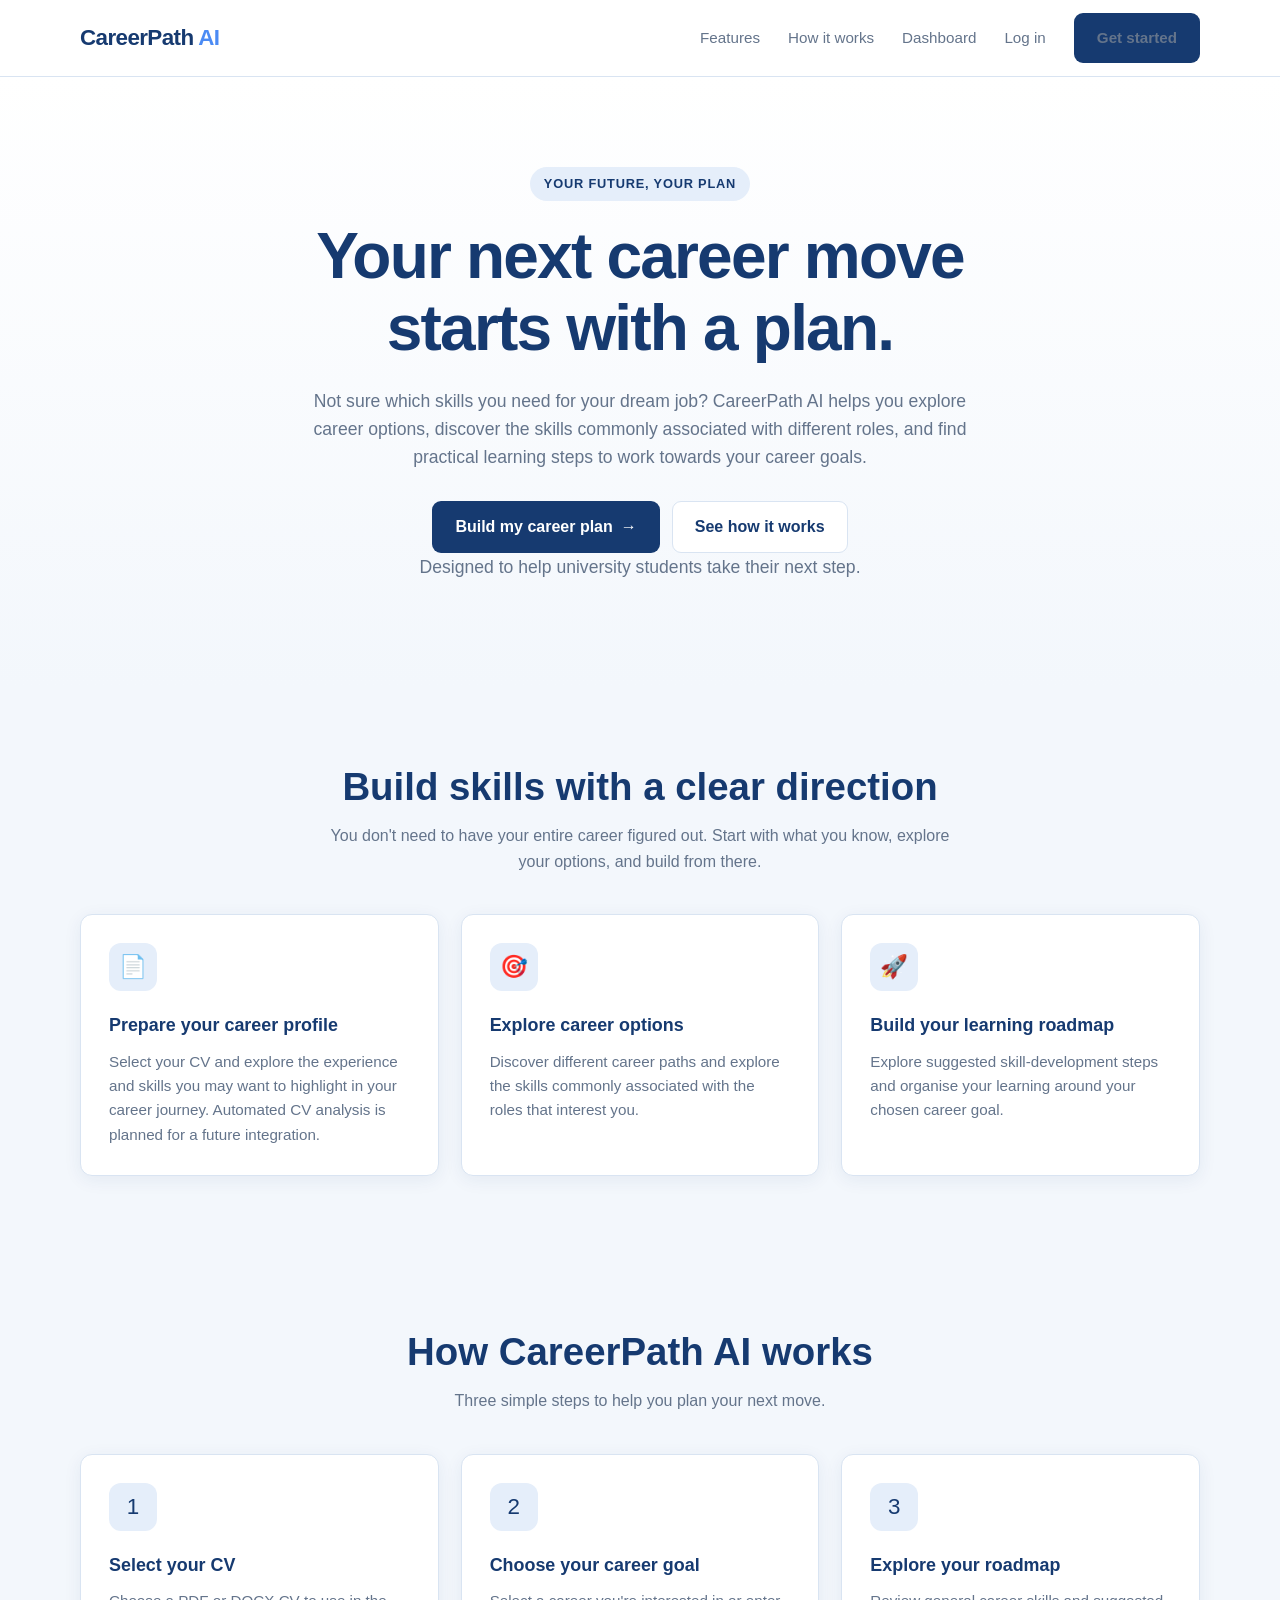
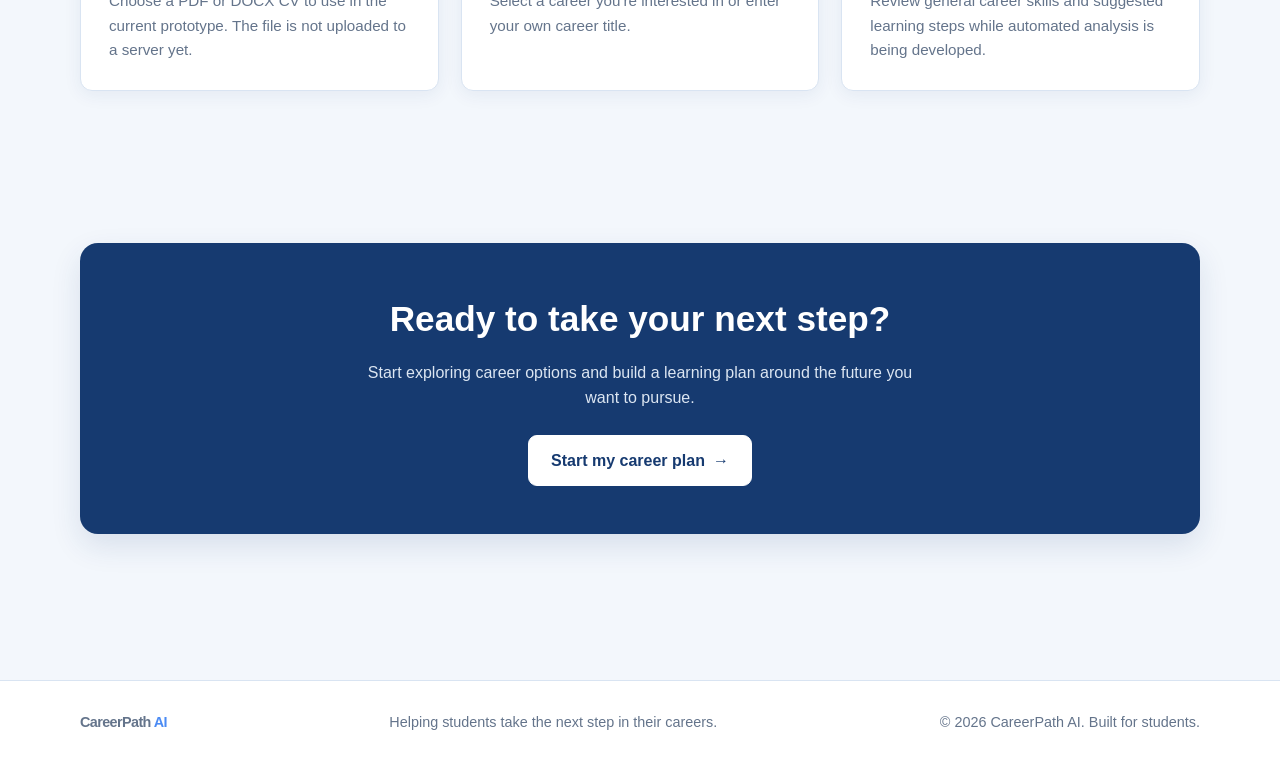
<file: index.html>
<!DOCTYPE html>
<html lang="en">
<head>
    <meta charset="UTF-8">
    <meta name="viewport" content="width=device-width, initial-scale=1.0">

    <meta name="description"
          content="Explore career options, discover useful skills, and build a learning roadmap with CareerPath AI.">

    <meta name="theme-color" content="#163A70">

    <title>CareerPath AI | Plan Your Career Journey</title>

    <link rel="stylesheet" href="styles.css">
</head>
<body>

    <header class="navbar">
        <nav class="nav-container" aria-label="Main navigation">

            <a href="index.html" class="logo" aria-label="CareerPath AI homepage">
                CareerPath <span>AI</span>
            </a>

            <ul class="nav-links">
                <li><a href="#features">Features</a></li>
                <li><a href="#how-it-works">How it works</a></li>
                <li><a href="dashboard.html">Dashboard</a></li>
                <li><a href="login.html">Log in</a></li>
                <li>
                    <a href="register.html" class="btn btn-primary">
                        Get started
                    </a>
                </li>
            </ul>

        </nav>
    </header>

    <main>

        <section class="hero">
            <div class="container hero-content">

                <span class="eyebrow">YOUR FUTURE, YOUR PLAN</span>

                <h1>Your next career move starts with a plan.</h1>

                <p>
                    Not sure which skills you need for your dream job?
                    CareerPath AI helps you explore career options, discover
                    the skills commonly associated with different roles,
                    and find practical learning steps to work towards
                    your career goals.
                </p>

                <div class="hero-actions">
                    <a href="upload.html" class="btn btn-primary">
                        Build my career plan
                        <span aria-hidden="true">&rarr;</span>
                    </a>

                    <a href="#how-it-works" class="btn btn-secondary">
                        See how it works
                    </a>
                </div>

                <p class="hero-note">
                    Designed to help university students take their next step.
                </p>

            </div>
        </section>

        <section class="section" id="features">
            <div class="container">

                <div class="section-heading">
                    <h2>Build skills with a clear direction</h2>
                    <p>
                        You don't need to have your entire career figured out.
                        Start with what you know, explore your options,
                        and build from there.
                    </p>
                </div>

                <div class="features-grid">

                    <article class="feature-card">
                        <div class="feature-icon" aria-hidden="true">
                            &#128196;
                        </div>
                        <h3>Prepare your career profile</h3>
                        <p>
                            Select your CV and explore the experience and
                            skills you may want to highlight in your career journey.
                            Automated CV analysis is planned for a future integration.
                        </p>
                    </article>

                    <article class="feature-card">
                        <div class="feature-icon" aria-hidden="true">
                            &#127919;
                        </div>
                        <h3>Explore career options</h3>
                        <p>
                            Discover different career paths and explore
                            the skills commonly associated with the roles
                            that interest you.
                        </p>
                    </article>

                    <article class="feature-card">
                        <div class="feature-icon" aria-hidden="true">
                            &#128640;
                        </div>
                        <h3>Build your learning roadmap</h3>
                        <p>
                            Explore suggested skill-development steps
                            and organise your learning around your
                            chosen career goal.
                        </p>
                    </article>

                </div>
            </div>
        </section>

        <section class="section" id="how-it-works">
            <div class="container">

                <div class="section-heading">
                    <h2>How CareerPath AI works</h2>
                    <p>
                        Three simple steps to help you plan your next move.
                    </p>
                </div>

                <div class="features-grid">

                    <article class="feature-card">
                        <div class="feature-icon" aria-hidden="true">1</div>
                        <h3>Select your CV</h3>
                        <p>
                            Choose a PDF or DOCX CV to use in the current
                            prototype. The file is not uploaded to a server yet.
                        </p>
                    </article>

                    <article class="feature-card">
                        <div class="feature-icon" aria-hidden="true">2</div>
                        <h3>Choose your career goal</h3>
                        <p>
                            Select a career you're interested in or enter
                            your own career title.
                        </p>
                    </article>

                    <article class="feature-card">
                        <div class="feature-icon" aria-hidden="true">3</div>
                        <h3>Explore your roadmap</h3>
                        <p>
                            Review general career skills and suggested
                            learning steps while automated analysis
                            is being developed.
                        </p>
                    </article>

                </div>
            </div>
        </section>

        <section class="section">
            <div class="container">

                <div class="cta">
                    <h2>Ready to take your next step?</h2>
                    <p>
                        Start exploring career options and build a learning
                        plan around the future you want to pursue.
                    </p>

                    <a href="upload.html" class="btn">
                        Start my career plan
                        <span aria-hidden="true">&rarr;</span>
                    </a>
                </div>

            </div>
        </section>

    </main>

    <footer class="footer">
        <div class="container footer-content">

            <a href="index.html" class="logo" aria-label="CareerPath AI homepage">
                CareerPath <span>AI</span>
            </a>

            <p>Helping students take the next step in their careers.</p>

            <p>&copy; 2026 CareerPath AI. Built for students.</p>

        </div>
    </footer>
<script src="app.js"></script>
<script src="upload.js"></script>
</body>
</html>
</file>
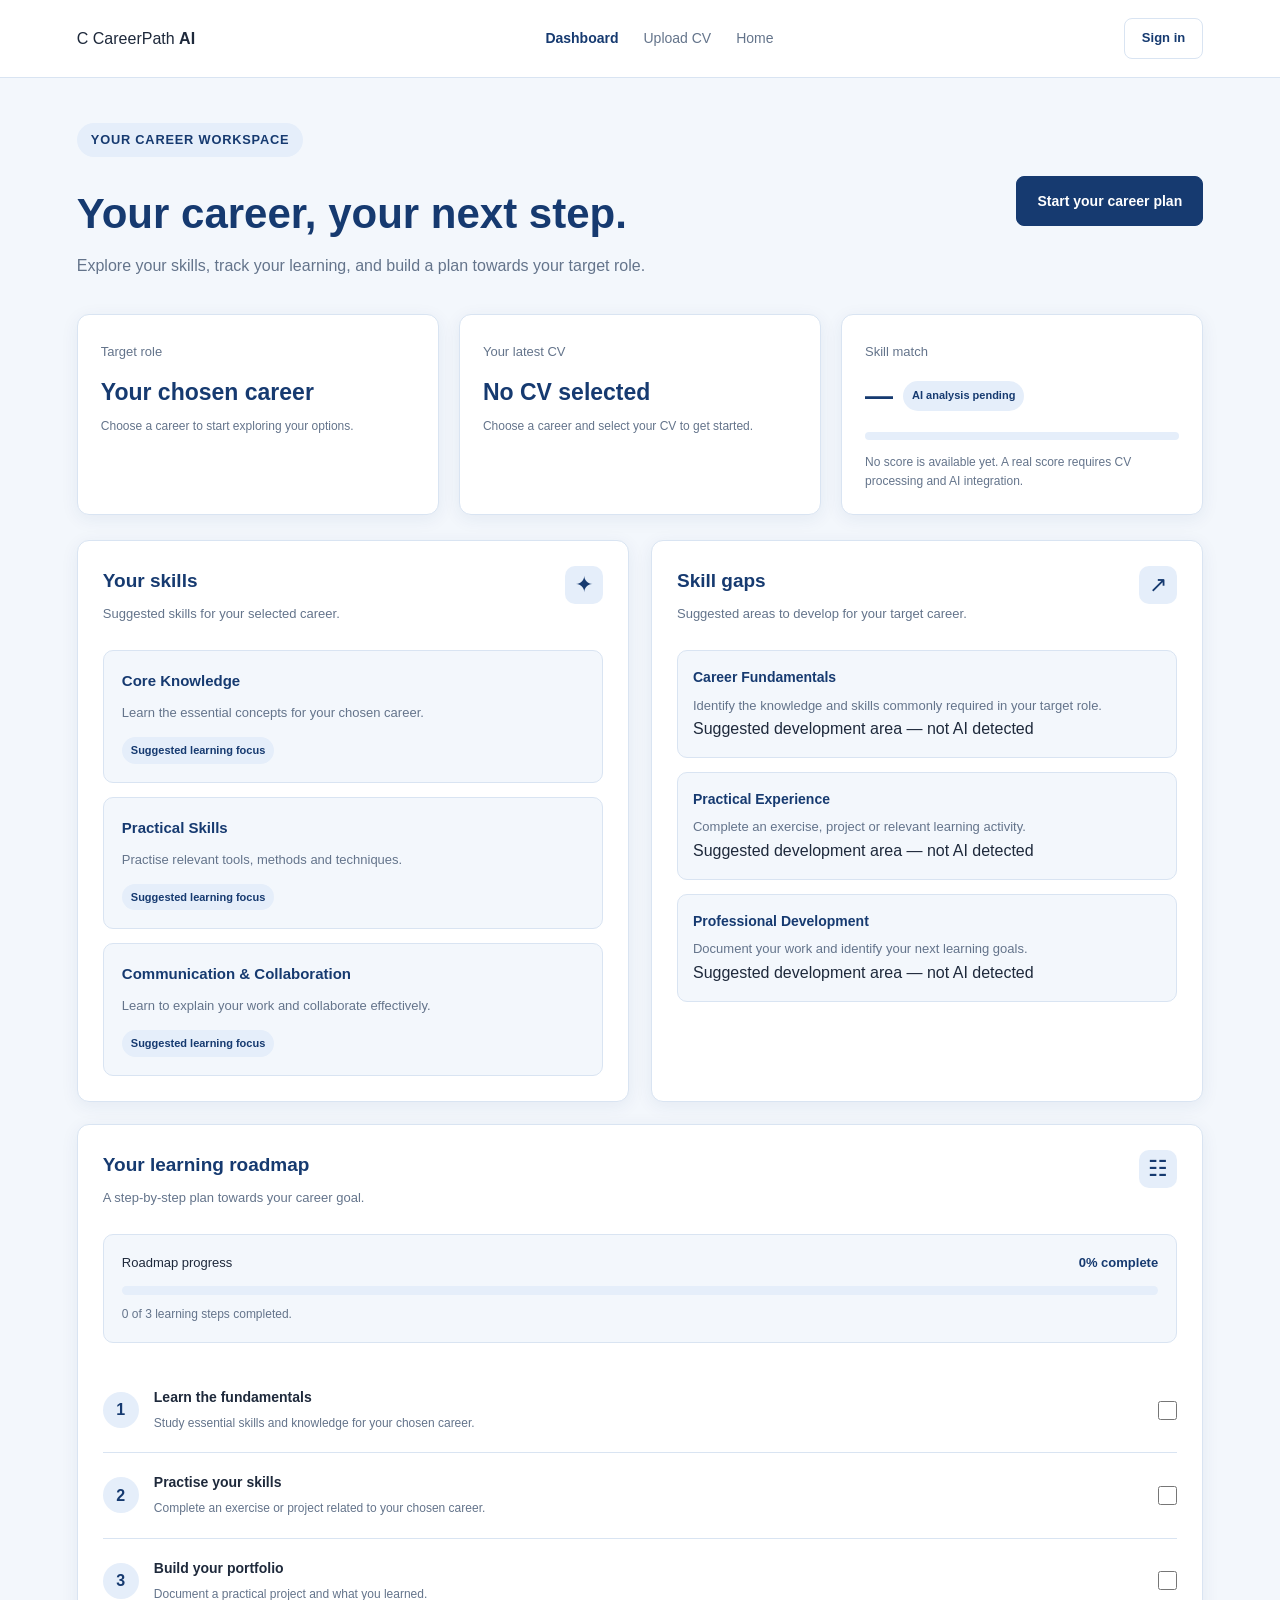
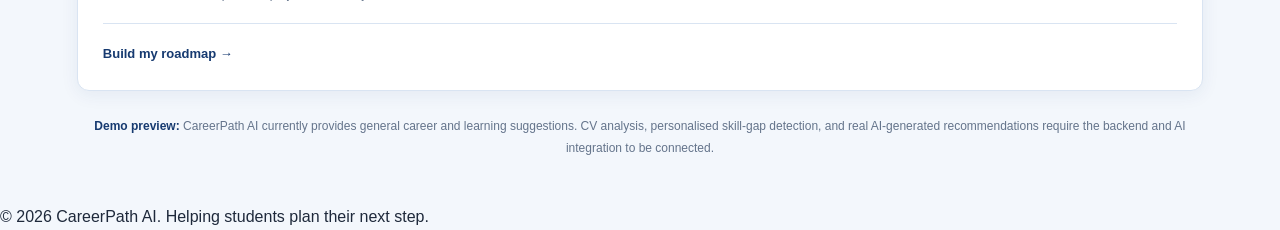
<file: dashboard.html>
<!DOCTYPE html>
<html lang="en">
<head>
    <meta charset="UTF-8">
    <meta name="viewport" content="width=device-width, initial-scale=1.0">
    <meta name="theme-color" content="#163A70">

    <meta
        name="description"
        content="Track your career goals, explore suggested skills, and build a learning roadmap with CareerPath AI."
    >

    <title>Dashboard | CareerPath AI</title>

    <link rel="stylesheet" href="styles.css">
    <link rel="stylesheet" href="dashboard.css">
</head>

<body>
    <header class="dashboard-header">
        <a class="brand" href="index.html" aria-label="CareerPath AI home">
            <span class="brand-icon" aria-hidden="true">C</span>
            <span>CareerPath <strong>AI</strong></span>
        </a>

        <nav class="dashboard-nav" aria-label="Main navigation">
            <a class="active" href="dashboard.html" aria-current="page">
                Dashboard
            </a>
            <a href="upload.html">Upload CV</a>
            <a href="index.html">Home</a>
        </nav>

        <a class="profile-link" href="login.html">Sign in</a>
    </header>

    <main class="dashboard-main">
        <!-- Welcome section -->
        <section class="welcome-section">
            <div>
                <span class="eyebrow">YOUR CAREER WORKSPACE</span>
                <h1>Your career, your next step.</h1>
                <p>
                    Explore your skills, track your learning, and build a plan
                    towards your target role.
                </p>
            </div>

            <a class="dashboard-button" href="upload.html">
                Start your career plan
            </a>
        </section>

        <!-- Career overview -->
        <section class="dashboard-stats" aria-label="Career overview">
            <article class="stat-card">
                <span class="stat-label">Target role</span>

                <h2 id="targetRole">Your chosen career</h2>

                <p id="targetRoleDescription">
                    Choose a career to begin building your plan.
                </p>
            </article>

            <article class="stat-card">
                <span class="stat-label">Your latest CV</span>

                <h2 id="cvFileName">No CV selected</h2>

                <p id="cvFileStatus">
                    Upload a CV to get started.
                </p>
            </article>

            <article class="stat-card skill-match-card">
                <span class="stat-label">Skill match</span>

                <div class="skill-match-value">
                    <h2 id="skillMatchValue">—</h2>

                    <span class="match-badge">
                        AI analysis pending
                    </span>
                </div>

                <div
                    class="match-progress-track"
                    role="progressbar"
                    aria-label="Skill match analysis progress"
                    aria-valuemin="0"
                    aria-valuemax="100"
                    aria-valuenow="0"
                >
                    <div
                        class="match-progress-fill"
                        id="skillMatchProgress"
                    ></div>
                </div>

                <p id="skillMatchDescription">
                    Your skill match score will appear after CV analysis
                    is connected.
                </p>
            </article>
        </section>

        <!-- Skills and development areas -->
        <section class="dashboard-grid" aria-label="Your career plan">
            <article class="dashboard-panel">
                <div class="panel-heading">
                    <div>
                        <h2>Your skills</h2>
                        <p>
                            Suggested skills for your selected career.
                        </p>
                    </div>

                    <span class="panel-icon" aria-hidden="true">✦</span>
                </div>

                <div
                    id="dashboardSkills"
                    class="dashboard-skill-list"
                    aria-live="polite"
                >
                    <div class="empty-state">
                        <div class="empty-icon" aria-hidden="true">◎</div>

                        <h3>Your skills profile starts here</h3>

                        <p>
                            Select a career to explore the skills you may
                            need to develop.
                        </p>

                        <a href="upload.html">Choose a career →</a>
                    </div>
                </div>
            </article>

            <article class="dashboard-panel">
                <div class="panel-heading">
                    <div>
                        <h2>Skill gaps</h2>
                        <p>
                            Suggested areas to develop for your target career.
                        </p>
                    </div>

                    <span class="panel-icon" aria-hidden="true">↗</span>
                </div>

                <div
                    id="dashboardSkillGaps"
                    class="dashboard-skill-gaps"
                    aria-live="polite"
                >
                    <div class="empty-state">
                        <div class="empty-icon" aria-hidden="true">⌁</div>

                        <h3>Your development plan starts here</h3>

                        <p>
                            Choose a career to see general development
                            suggestions. These are not yet based on CV analysis.
                        </p>

                        <a href="upload.html">Choose a career →</a>
                    </div>
                </div>
            </article>

            <!-- Learning roadmap -->
            <article class="dashboard-panel roadmap-panel">
                <div class="panel-heading">
                    <div>
                        <h2>Your learning roadmap</h2>
                        <p>
                            A step-by-step plan towards your career goal.
                        </p>
                    </div>

                    <span class="panel-icon" aria-hidden="true">☷</span>
                </div>

                <div class="learning-progress">
                    <div class="progress-summary">
                        <span>Roadmap progress</span>

                        <strong id="roadmapProgressText">
                            0% complete
                        </strong>
                    </div>

                    <div
                        class="learning-progress-track"
                        role="progressbar"
                        aria-label="Learning roadmap progress"
                        aria-valuemin="0"
                        aria-valuemax="100"
                        aria-valuenow="0"
                        id="roadmapProgressBar"
                    >
                        <div
                            id="roadmapProgressFill"
                            class="learning-progress-fill"
                        ></div>
                    </div>

                    <p class="progress-help" id="roadmapProgressHelp">
                        Complete a learning step to start tracking your progress.
                    </p>
                </div>

                <div
                    class="roadmap-steps"
                    id="dashboardRoadmap"
                    aria-live="polite"
                >
                    <div class="empty-state">
                        <div class="empty-icon" aria-hidden="true">☷</div>

                        <h3>Your roadmap starts here</h3>

                        <p>
                            Choose a career to explore suggested learning steps.
                        </p>

                        <a href="upload.html">Choose a career →</a>
                    </div>
                </div>

                <a class="roadmap-link" href="upload.html">
                    Build my roadmap →
                </a>
            </article>
        </section>

        <!-- Demo limitations -->
        <p class="dashboard-note">
            <strong>Demo preview:</strong>
            CareerPath AI currently provides general career and learning
            suggestions. CV analysis, personalised skill-gap detection,
            and real AI-generated recommendations require the backend
            and AI integration to be connected.
        </p>
    </main>

    <footer class="auth-footer">
        <p>
            © 2026 CareerPath AI. Helping students plan their next step.
        </p>
    </footer>

    <script src="dashboard.js"></script>
</body>
</html>
</file>
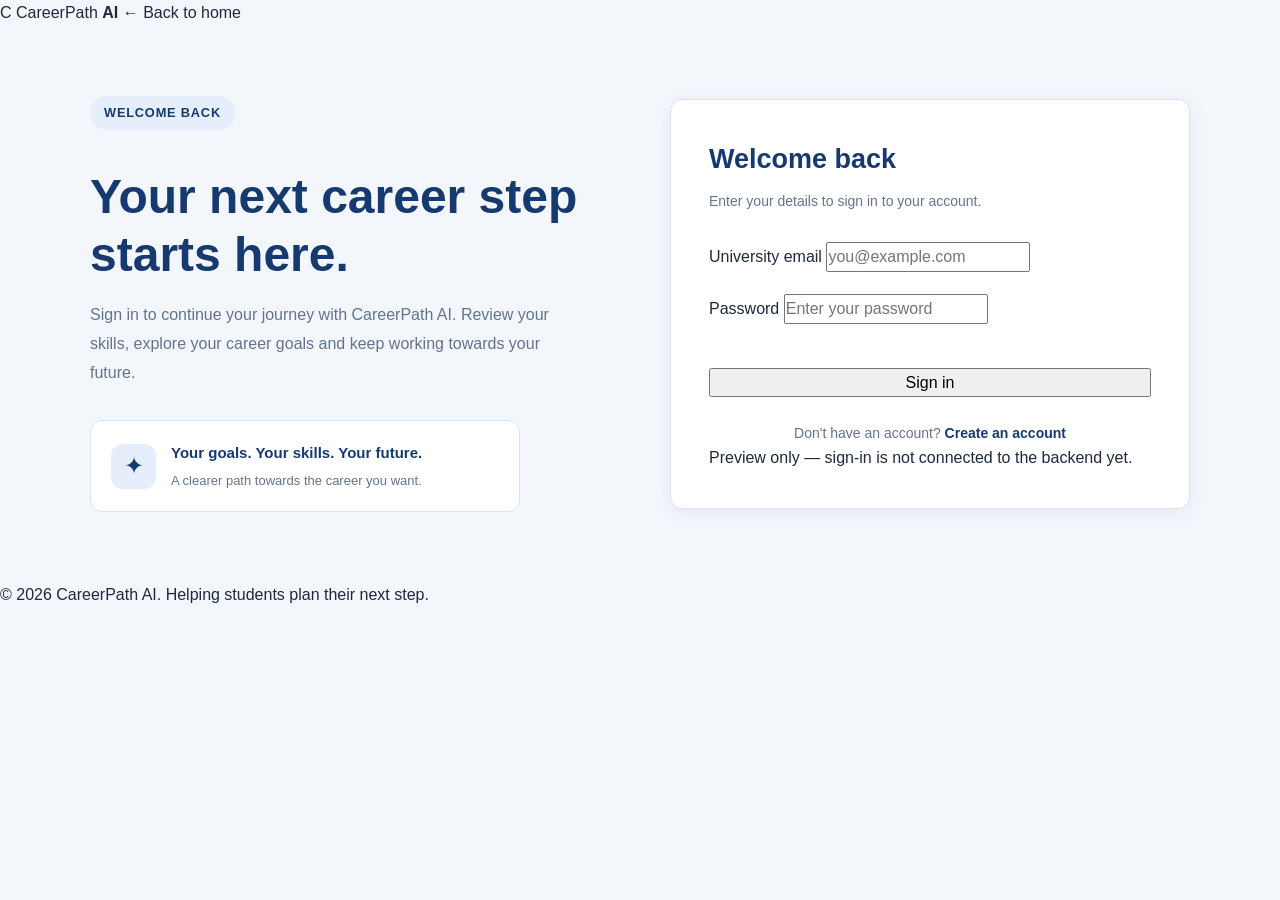
<file: login.html>
<!DOCTYPE html>
<html lang="en">
<head>
    <meta charset="UTF-8">
    <meta name="viewport" content="width=device-width, initial-scale=1.0">
    <title>Sign In | CareerPath AI</title>

    <link rel="stylesheet" href="styles.css">
    <link rel="stylesheet" href="login.css">
</head>
<body>
    <header class="auth-header">
        <a class="brand" href="index.html">
            <span class="brand-icon">C</span>
            <span>CareerPath <strong>AI</strong></span>
        </a>

        <a class="back-link" href="index.html">← Back to home</a>
    </header>

    <main class="login-layout">
        <section class="login-intro">
            <span class="eyebrow">WELCOME BACK</span>

            <h1>Your next career step starts here.</h1>

            <p>
                Sign in to continue your journey with CareerPath AI.
                Review your skills, explore your career goals and
                keep working towards your future.
            </p>

            <div class="login-highlight">
                <span class="highlight-icon">✦</span>
                <div>
                    <h3>Your goals. Your skills. Your future.</h3>
                    <p>A clearer path towards the career you want.</p>
                </div>
            </div>
        </section>

        <section class="login-card">
            <div class="login-heading">
                <h2>Welcome back</h2>
                <p>Enter your details to sign in to your account.</p>
            </div>

            <form id="loginForm">
                <div class="form-field">
                    <label for="email">University email</label>
                    <input
                        type="email"
                        id="email"
                        name="email"
                        placeholder="you@example.com"
                        autocomplete="email"
                        required
                    >
                </div>

                <div class="form-field">
                    <label for="password">Password</label>
                    <input
                        type="password"
                        id="password"
                        name="password"
                        placeholder="Enter your password"
                        autocomplete="current-password"
                        required
                    >
                </div>

                <p id="loginMessage" class="form-message" role="status"></p>

                <button class="auth-button" type="submit">
                    Sign in
                </button>
            </form>

            <p class="login-switch">
                Don't have an account?
                <a href="register.html">Create an account</a>
            </p>

            <p class="demo-notice">
                Preview only — sign-in is not connected to the backend yet.
            </p>
        </section>
    </main>

    <footer class="auth-footer">
        <p>© 2026 CareerPath AI. Helping students plan their next step.</p>
    </footer>

    <script src="login.js"></script>
</body>
</html>
</file>
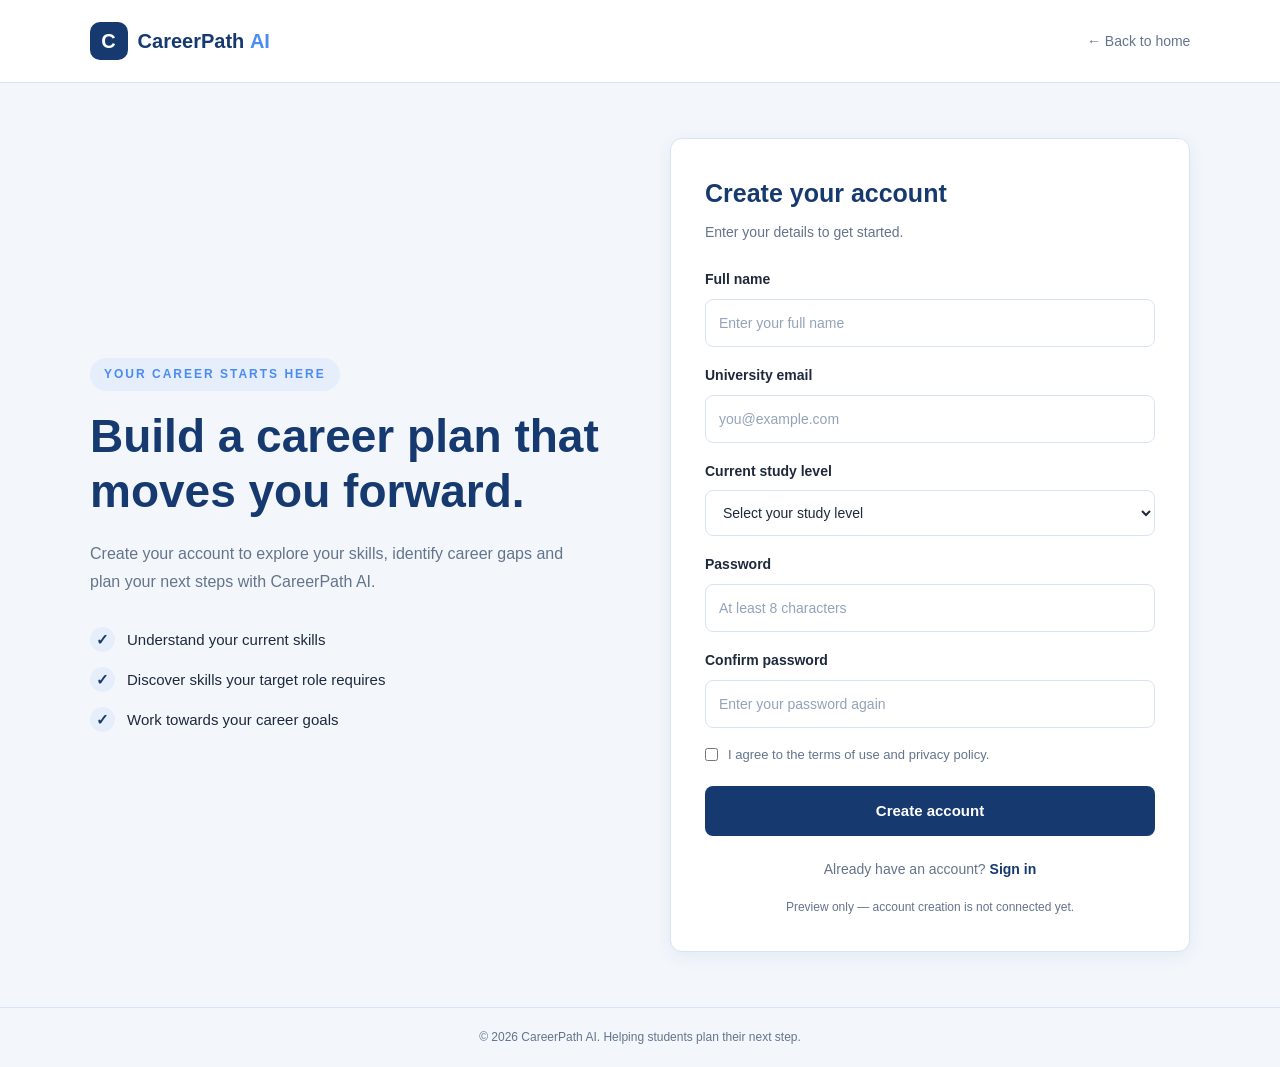
<file: register.html>
<!DOCTYPE html>
<html lang="en">
<head>
    <meta charset="UTF-8">
    <meta name="viewport" content="width=device-width, initial-scale=1.0">
    <title>Create Account | CareerPath AI</title>
    <link rel="stylesheet" href="styles.css">
    <link rel="stylesheet" href="register.css">
</head>
<body>
    <header class="auth-header">
        <a class="brand" href="index.html">
            <span class="brand-icon">C</span>
            <span>CareerPath <strong>AI</strong></span>
        </a>
        <a class="back-link" href="index.html">← Back to home</a>
    </header>

    <main class="auth-layout">
        <section class="auth-intro">
            <span class="eyebrow">YOUR CAREER STARTS HERE</span>
            <h1>Build a career plan that moves you forward.</h1>
            <p>Create your account to explore your skills, identify career gaps and plan your next steps with CareerPath AI.</p>

            <div class="benefit-list">
                <p><span>✓</span> Understand your current skills</p>
                <p><span>✓</span> Discover skills your target role requires</p>
                <p><span>✓</span> Work towards your career goals</p>
            </div>
        </section>

        <section class="auth-card">
            <div class="auth-card-heading">
                <h2>Create your account</h2>
                <p>Enter your details to get started.</p>
            </div>

            <form id="registerForm">
                <div class="form-field">
                    <label for="fullName">Full name</label>
                    <input id="fullName" name="fullName" type="text"
                        placeholder="Enter your full name" required minlength="2">
                </div>

                <div class="form-field">
                    <label for="email">University email</label>
                    <input id="email" name="email" type="email"
                        placeholder="you@example.com" required>
                </div>

                <div class="form-field">
                    <label for="studyLevel">Current study level</label>
                    <select id="studyLevel" name="studyLevel" required>
                        <option value="">Select your study level</option>
                        <option value="undergraduate">Undergraduate</option>
                        <option value="postgraduate">Postgraduate</option>
                        <option value="graduate">Recent graduate</option>
                        <option value="other">Other</option>
                    </select>
                </div>

                <div class="form-field">
                    <label for="password">Password</label>
                    <input id="password" name="password" type="password"
                        placeholder="At least 8 characters" minlength="8" required>
                </div>

                <div class="form-field">
                    <label for="confirmPassword">Confirm password</label>
                    <input id="confirmPassword" name="confirmPassword"
                        type="password" placeholder="Enter your password again"
                        minlength="8" required>
                </div>

                <label class="terms-option">
                    <input id="terms" name="terms" type="checkbox" required>
                    <span>I agree to the terms of use and privacy policy.</span>
                </label>

                <p id="formMessage" class="form-message" role="status"></p>

                <button class="auth-button" type="submit">Create account</button>
            </form>

            <p class="auth-switch">
                Already have an account? <a href="login.html">Sign in</a>
            </p>

            <p class="demo-notice">
                Preview only — account creation is not connected yet.
            </p>
        </section>
    </main>

    <footer class="auth-footer">
        <p>© 2026 CareerPath AI. Helping students plan their next step.</p>
    </footer>

    <script src="register.js"></script>
</body>
</html>
</file>
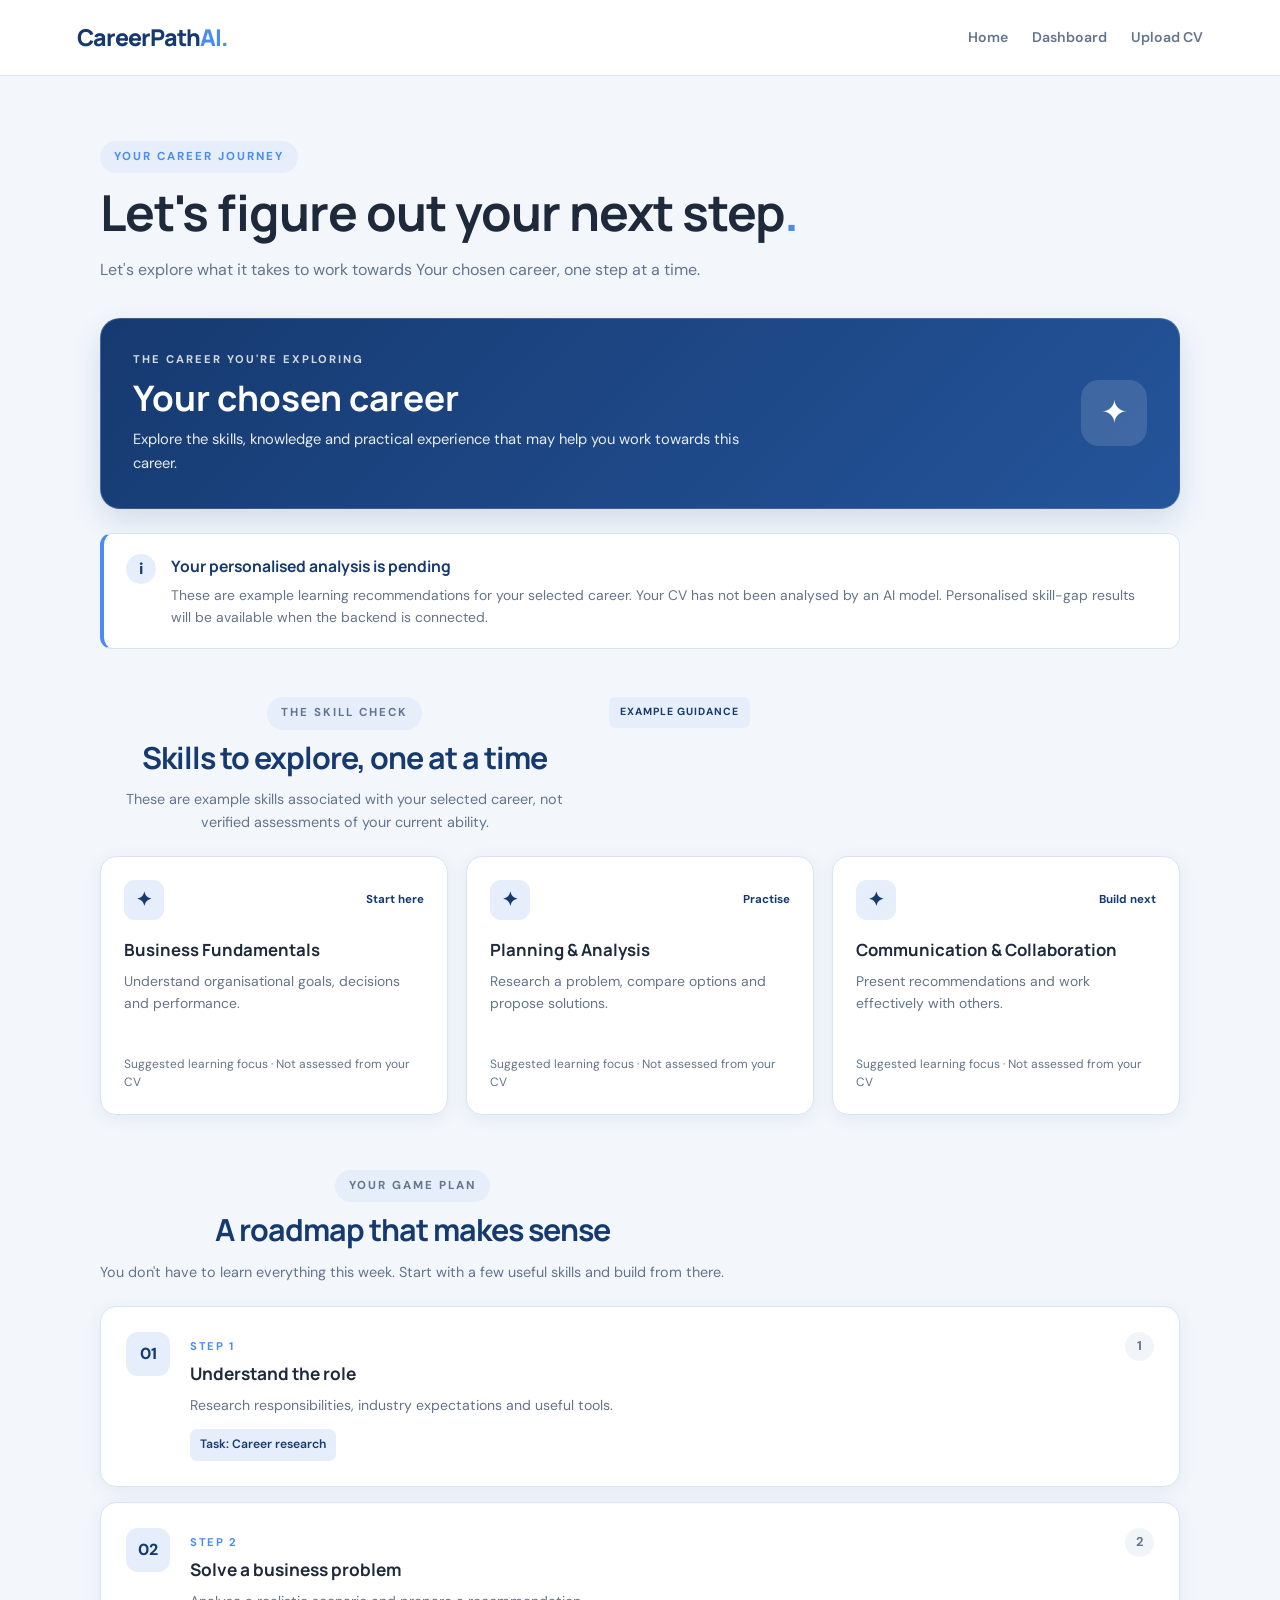
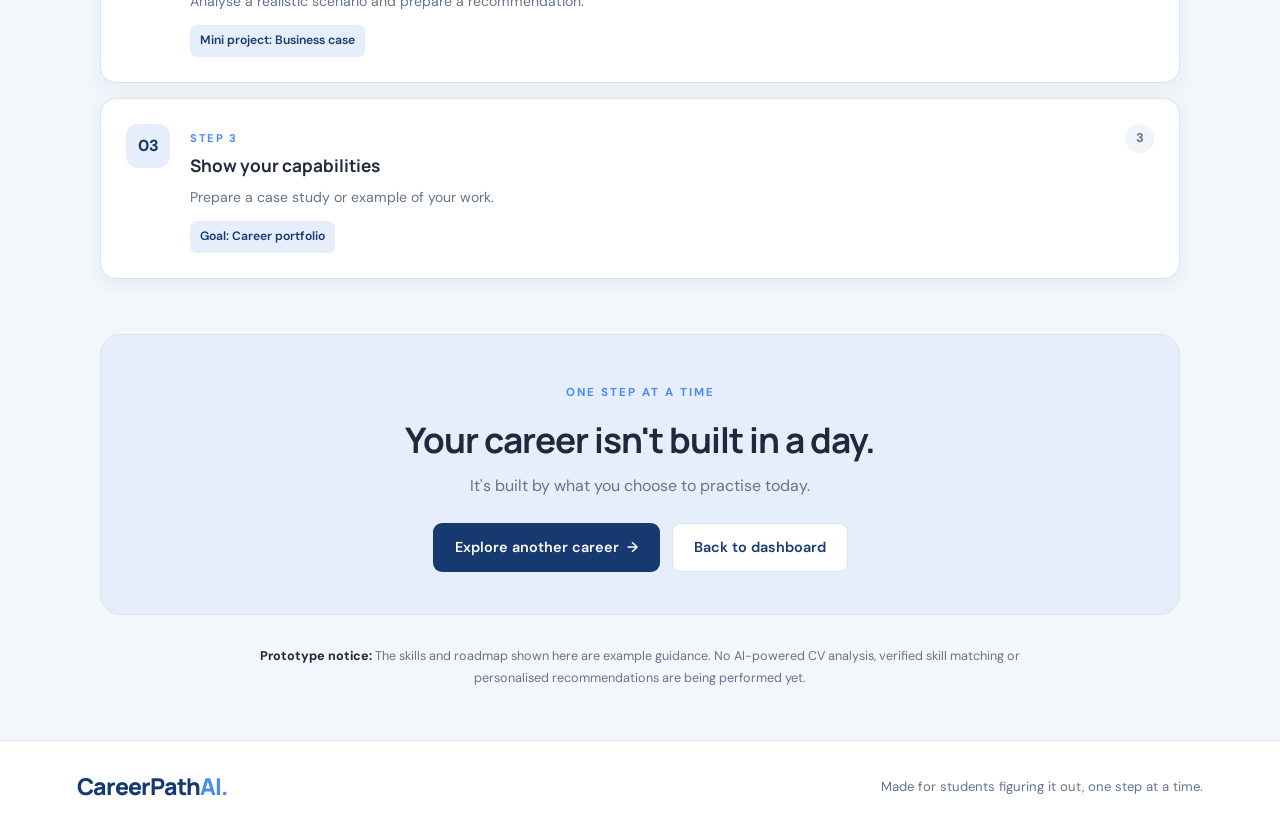
<file: results.html>
<!DOCTYPE html>
<html lang="en">
<head>
    <meta charset="UTF-8">
    <meta name="viewport" content="width=device-width, initial-scale=1.0">

    <meta
        name="description"
        content="Explore career skills and a practical learning roadmap with CareerPath AI."
    >

    <title>Your Career Roadmap | CareerPath AI</title>

    <link rel="stylesheet" href="styles.css">
    <link rel="stylesheet" href="results.css">

    <script src="results.js" defer></script>
</head>

<body>
    <header class="navbar">
        <a href="index.html" class="logo" aria-label="CareerPath AI home">
            CareerPath<span>AI.</span>
        </a>

        <nav class="results-nav-links" aria-label="Main navigation">
            <a href="index.html">Home</a>
            <a href="dashboard.html">Dashboard</a>
            <a href="upload.html">Upload CV</a>
        </nav>
    </header>

    <main class="container results-container">

        <!-- Introduction -->
        <section class="welcome">
            <p class="eyebrow">YOUR CAREER JOURNEY</p>

            <h1>
                Let's figure out your next step<span>.</span>
            </h1>

            <p id="welcomeText">
                You don't need to have your whole future figured out right now.
                Explore the skills your chosen career may require and start
                building a plan that feels manageable for you.
            </p>
        </section>

        <!-- Selected career -->
        <section class="career-card" aria-labelledby="careerTitle">
            <div class="career-card-content">
                <p class="card-label">THE CAREER YOU'RE EXPLORING</p>

                <h2 id="careerTitle">Your chosen career</h2>

                <p id="experienceText">
                    Every career starts somewhere. Here's a place to begin.
                </p>
            </div>

            <div class="career-icon" aria-hidden="true">
                ✦
            </div>
        </section>

        <!-- Analysis status -->
        <section
            class="analysis-notice"
            aria-labelledby="analysisStatusTitle"
            role="status"
        >
            <div class="notice-icon" aria-hidden="true">i</div>

            <div>
                <h2 id="analysisStatusTitle">Your personalised analysis is pending</h2>

                <p id="analysisStatusText">
                    This prototype displays example career guidance.
                    Your CV has not been analysed by an AI model yet.
                    Personalised skill-gap results will be available when
                    the backend is connected.
                </p>
            </div>
        </section>

        <!-- Skills -->
        <section class="skills-section">
            <div class="section-heading">
                <div>
                    <p class="eyebrow">THE SKILL CHECK</p>
                    <h2>Skills to explore, one at a time</h2>

                    <p class="section-description">
                        These are example skills associated with your selected
                        career, not verified assessments of your current ability.
                    </p>
                </div>

                <span class="demo-tag">EXAMPLE GUIDANCE</span>
            </div>

            <div class="skills-grid" id="resultsSkills">
                <article class="skill-card">
                    <div class="skill-top">
                        <span class="skill-icon" aria-hidden="true">✓</span>
                        <span class="skill-status strong">Start here</span>
                    </div>

                    <h3>Core skills</h3>

                    <p>
                        Explore the foundational knowledge used in your
                        chosen career.
                    </p>

                    <div
                        class="progress-track"
                        role="progressbar"
                        aria-label="Example skill progress"
                        aria-valuemin="0"
                        aria-valuemax="100"
                        aria-valuenow="0"
                    >
                        <div class="progress-fill" style="width: 0%"></div>
                    </div>

                    <small>Progress tracking not yet available</small>
                </article>
            </div>
        </section>

        <!-- Roadmap -->
        <section class="roadmap-section">
            <div class="section-heading">
                <div>
                    <p class="eyebrow">YOUR GAME PLAN</p>

                    <h2>A roadmap that makes sense</h2>

                    <p class="section-description">
                        You don't have to learn everything this week.
                        Start with a few useful skills and build from there.
                    </p>
                </div>
            </div>

            <div class="roadmap" id="resultsRoadmap">
                <article class="roadmap-item">
                    <div class="step-number">01</div>

                    <div class="step-content">
                        <span class="step-time">START HERE</span>

                        <h3>Explore the fundamentals</h3>

                        <p>
                            Identify the foundational skills used in your
                            chosen career and choose one to practise.
                        </p>

                        <span class="task-tag">
                            Goal: Build your foundation
                        </span>
                    </div>

                    <span class="step-check" aria-hidden="true">1</span>
                </article>

                <article class="roadmap-item">
                    <div class="step-number">02</div>

                    <div class="step-content">
                        <span class="step-time">NEXT STEP</span>

                        <h3>Practise through a project</h3>

                        <p>
                            Apply what you learn in a small project or
                            practical exercise related to your career.
                        </p>

                        <span class="task-tag">
                            Goal: Gain practical experience
                        </span>
                    </div>

                    <span class="step-check" aria-hidden="true">2</span>
                </article>

                <article class="roadmap-item">
                    <div class="step-number">03</div>

                    <div class="step-content">
                        <span class="step-time">KEEP BUILDING</span>

                        <h3>Show what you can do</h3>

                        <p>
                            Document your work, improve your CV and identify
                            opportunities to keep developing your skills.
                        </p>

                        <span class="task-tag">
                            Goal: Build your portfolio
                        </span>
                    </div>

                    <span class="step-check" aria-hidden="true">3</span>
                </article>
            </div>
        </section>

        <!-- Next actions -->
        <section class="bottom-cta">
            <p class="eyebrow">ONE STEP AT A TIME</p>

            <h2>Your career isn't built in a day.</h2>

            <p>
                It's built by what you choose to practise today.
            </p>

            <div class="results-actions">
                <a href="upload.html" class="cta-button">
                    Explore another career
                    <span aria-hidden="true">→</span>
                </a>

                <a href="dashboard.html" class="secondary-button">
                    Back to dashboard
                </a>
            </div>
        </section>

        <!-- Prototype disclaimer -->
        <p class="disclaimer">
            <strong>Prototype notice:</strong>
            The skills and roadmap shown here are example guidance.
            No AI-powered CV analysis, verified skill matching or personalised
            recommendations are being performed yet.
        </p>

    </main>

    <footer class="site-footer">
        <a href="index.html" class="logo">
            CareerPath<span>AI.</span>
        </a>

        <p>
            Made for students figuring it out, one step at a time.
        </p>
    </footer>
</body>
</html>
</file>
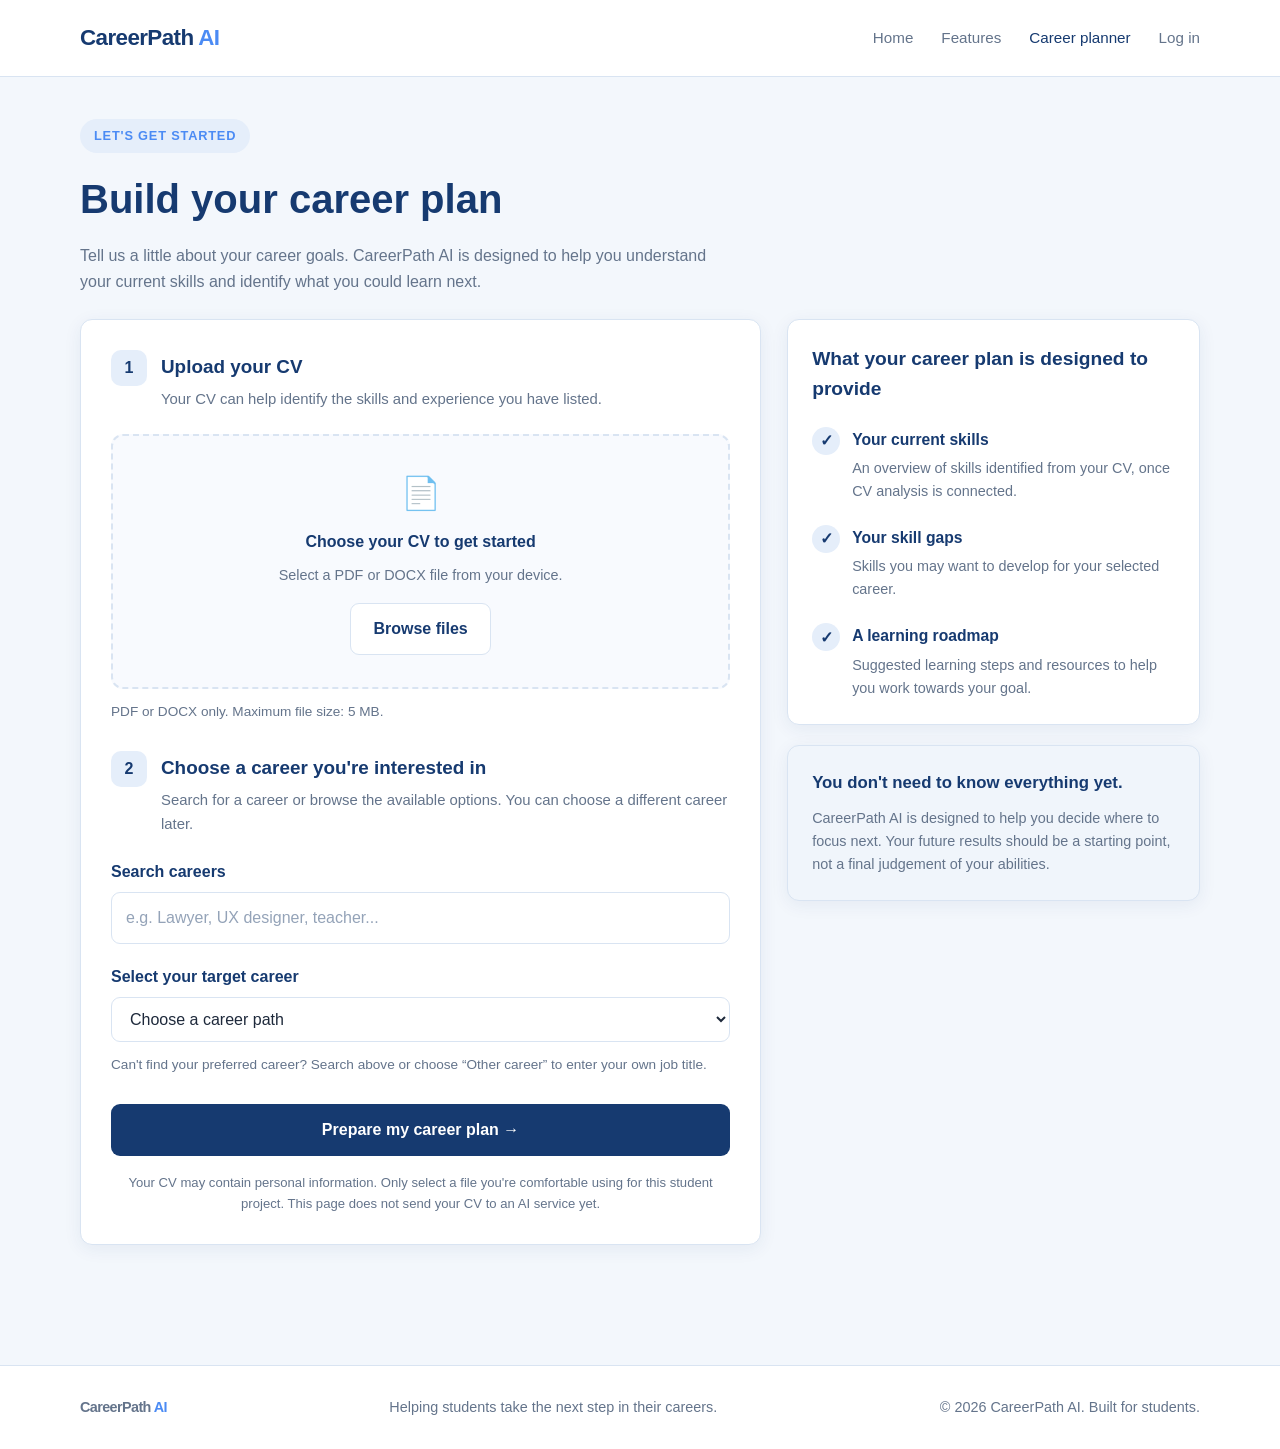
<file: upload.html>
<!DOCTYPE html>
<html lang="en">
<head>
    <meta charset="UTF-8">
    <meta name="viewport" content="width=device-width, initial-scale=1.0">
    <meta name="description" content="Upload your CV and choose a career to start building your personalised learning roadmap with CareerPath AI.">
    <meta name="theme-color" content="#163A70">
    <title>Build Your Career Plan | CareerPath AI</title>

    <link rel="stylesheet" href="styles.css">
    <link rel="stylesheet" href="upload.css">
</head>
<body>

    <!-- Navigation -->
    <header class="navbar">
        <nav class="nav-container" aria-label="Main navigation">
            <a href="index.html" class="logo" aria-label="CareerPath AI homepage">
                CareerPath <span>AI</span>
            </a>

            <ul class="nav-links">
                <li><a href="index.html">Home</a></li>
                <li><a href="index.html#features">Features</a></li>
                <li><a href="upload.html" class="active" aria-current="page">Career planner</a></li>
                <li><a href="login.html">Log in</a></li>
            </ul>
        </nav>
    </header>

    <main class="container upload-page">

        <!-- Page introduction -->
        <section class="page-header">
            <span class="eyebrow">LET'S GET STARTED</span>
            <h1>Build your career plan</h1>
            <p>
                Tell us a little about your career goals. CareerPath AI is
                designed to help you understand your current skills and
                identify what you could learn next.
            </p>
        </section>

        <div class="upload-layout">

            <!-- Main form -->
            <section class="card upload-card">
                <form id="careerForm" enctype="multipart/form-data" novalidate>

                    <!-- Step 1: CV upload -->
                    <div class="step-heading">
                        <span class="step-number" aria-hidden="true">1</span>
                        <div>
                            <h2>Upload your CV</h2>
                            <p>
                                Your CV can help identify the skills and
                                experience you have listed.
                            </p>
                        </div>
                    </div>

                    <label for="cvFile" class="upload-area" id="uploadArea">
                        <span class="upload-symbol" aria-hidden="true">
                            &#128196;
                        </span>

                        <span class="upload-title" id="uploadTitle">
                            Choose your CV to get started
                        </span>

                        <span class="upload-description" id="uploadDescription">
                            Select a PDF or DOCX file from your device.
                        </span>

                        <span class="btn btn-secondary upload-browse">
                            Browse files
                        </span>

                        <input
                            type="file"
                            id="cvFile"
                            name="cv"
                            accept=".pdf,.docx,application/pdf,application/vnd.openxmlformats-officedocument.wordprocessingml.document"
                            aria-describedby="cvHelp"
                            required
                        >
                    </label>

                    <p class="form-help" id="cvHelp">
                        PDF or DOCX only. Maximum file size: 5 MB.
                    </p>

                    <!-- Step 2: Career selection -->
                    <div class="step-heading career-step">
                        <span class="step-number" aria-hidden="true">2</span>
                        <div>
                            <h2>Choose a career you're interested in</h2>
                            <p>
                                Search for a career or browse the available
                                options. You can choose a different career later.
                            </p>
                        </div>
                    </div>

                    <div class="form-group">
                        <label for="careerSearch">
                            Search careers
                        </label>

                        <input
                            type="search"
                            id="careerSearch"
                            class="form-control"
                            placeholder="e.g. Lawyer, UX designer, teacher..."
                            autocomplete="off"
                            aria-describedby="careerHelp"
                        >
                    </div>

                    <div class="form-group">
                        <label for="careerRole">Select your target career</label>

                        <select
                            class="form-control"
                            id="careerRole"
                            name="career"
                            required
                            aria-describedby="careerHelp"
                        >
                            <option value="">Choose a career path</option>

                            <optgroup label="Technology and Software">
                                <option value="software-engineer">Software Engineer</option>
                                <option value="frontend-developer">Frontend Developer</option>
                                <option value="backend-developer">Backend Developer</option>
                                <option value="fullstack-developer">Full-Stack Developer</option>
                                <option value="mobile-app-developer">Mobile App Developer</option>
                                <option value="web-developer">Web Developer</option>
                                <option value="game-developer">Game Developer</option>
                                <option value="cloud-engineer">Cloud Engineer</option>
                                <option value="devops-engineer">DevOps Engineer</option>
                                <option value="qa-engineer">QA Engineer / Software Tester</option>
                                <option value="solutions-architect">Solutions Architect</option>
                                <option value="it-support-specialist">IT Support Specialist</option>
                            </optgroup>

                            <optgroup label="AI, Data and Cybersecurity">
                                <option value="data-analyst">Data Analyst</option>
                                <option value="data-scientist">Data Scientist</option>
                                <option value="data-engineer">Data Engineer</option>
                                <option value="machine-learning-engineer">Machine Learning Engineer</option>
                                <option value="ai-engineer">AI Engineer</option>
                                <option value="business-intelligence-analyst">Business Intelligence Analyst</option>
                                <option value="cybersecurity-analyst">Cybersecurity Analyst</option>
                                <option value="cybersecurity-engineer">Cybersecurity Engineer</option>
                                <option value="penetration-tester">Penetration Tester</option>
                                <option value="digital-forensics-analyst">Digital Forensics Analyst</option>
                            </optgroup>

                            <optgroup label="Business and Management">
                                <option value="business-analyst">Business Analyst</option>
                                <option value="business-development-manager">Business Development</option>
                                <option value="project-manager">Project Manager</option>
                                <option value="product-manager">Product Manager</option>
                                <option value="operations-manager">Operations Manager</option>
                                <option value="management-consultant">Management Consultant</option>
                                <option value="entrepreneur">Entrepreneur / Business Owner</option>
                                <option value="strategy-analyst">Strategy Analyst</option>
                                <option value="human-resources">Human Resources Specialist</option>
                                <option value="recruiter">Recruiter / Talent Acquisition</option>
                            </optgroup>

                            <optgroup label="Finance and Economics">
                                <option value="accountant">Accountant</option>
                                <option value="financial-analyst">Financial Analyst</option>
                                <option value="investment-banker">Investment Banker</option>
                                <option value="auditor">Auditor</option>
                                <option value="economist">Economist</option>
                                <option value="actuary">Actuary</option>
                                <option value="risk-analyst">Risk Analyst</option>
                                <option value="tax-consultant">Tax Consultant</option>
                                <option value="fintech-specialist">FinTech Specialist</option>
                            </optgroup>

                            <optgroup label="Marketing and Communications">
                                <option value="digital-marketer">Digital Marketer</option>
                                <option value="social-media-manager">Social Media Manager</option>
                                <option value="seo-specialist">SEO Specialist</option>
                                <option value="brand-manager">Brand Manager</option>
                                <option value="marketing-analyst">Marketing Analyst</option>
                                <option value="public-relations-specialist">Public Relations Specialist</option>
                                <option value="communications-specialist">Communications Specialist</option>
                                <option value="content-strategist">Content Strategist</option>
                                <option value="copywriter">Copywriter</option>
                                <option value="sales-representative">Sales Representative</option>
                            </optgroup>

                            <optgroup label="Design and Creative Industries">
                                <option value="ui-ux-designer">UI/UX Designer</option>
                                <option value="graphic-designer">Graphic Designer</option>
                                <option value="product-designer">Product Designer</option>
                                <option value="web-designer">Web Designer</option>
                                <option value="animator">Animator</option>
                                <option value="video-editor">Video Editor</option>
                                <option value="photographer">Photographer</option>
                                <option value="fashion-designer">Fashion Designer</option>
                                <option value="interior-designer">Interior Designer</option>
                                <option value="architect">Architect</option>
                            </optgroup>

                            <optgroup label="Engineering and Manufacturing">
                                <option value="civil-engineer">Civil Engineer</option>
                                <option value="mechanical-engineer">Mechanical Engineer</option>
                                <option value="electrical-engineer">Electrical Engineer</option>
                                <option value="chemical-engineer">Chemical Engineer</option>
                                <option value="petroleum-engineer">Petroleum Engineer</option>
                                <option value="industrial-engineer">Industrial Engineer</option>
                                <option value="mechatronics-engineer">Mechatronics Engineer</option>
                                <option value="renewable-energy-engineer">Renewable Energy Engineer</option>
                                <option value="quality-engineer">Quality Engineer</option>
                                <option value="health-and-safety-specialist">Health and Safety Specialist</option>
                            </optgroup>

                            <optgroup label="Healthcare and Life Sciences">
                                <option value="doctor">Doctor / Physician</option>
                                <option value="nurse">Nurse</option>
                                <option value="pharmacist">Pharmacist</option>
                                <option value="dentist">Dentist</option>
                                <option value="physiotherapist">Physiotherapist</option>
                                <option value="medical-laboratory-scientist">Medical Laboratory Scientist</option>
                                <option value="radiographer">Radiographer</option>
                                <option value="public-health-specialist">Public Health Specialist</option>
                                <option value="nutritionist">Nutritionist / Dietitian</option>
                                <option value="biomedical-scientist">Biomedical Scientist</option>
                                <option value="biotechnologist">Biotechnologist</option>
                                <option value="clinical-researcher">Clinical Researcher</option>
                            </optgroup>

                            <optgroup label="Law, Government and Public Service">
                                <option value="lawyer">Lawyer / Solicitor</option>
                                <option value="legal-advisor">Legal Advisor</option>
                                <option value="paralegal">Paralegal</option>
                                <option value="compliance-officer">Compliance Officer</option>
                                <option value="policy-analyst">Policy Analyst</option>
                                <option value="diplomat">Diplomat / Foreign Service Officer</option>
                                <option value="public-administrator">Public Administrator</option>
                                <option value="human-rights-officer">Human Rights Officer</option>
                                <option value="international-relations-specialist">International Relations Specialist</option>
                            </optgroup>

                            <optgroup label="Education and Research">
                                <option value="teacher">Teacher</option>
                                <option value="university-lecturer">University Lecturer</option>
                                <option value="academic-researcher">Academic Researcher</option>
                                <option value="education-consultant">Education Consultant</option>
                                <option value="instructional-designer">Instructional Designer</option>
                                <option value="learning-development-specialist">Learning and Development Specialist</option>
                            </optgroup>

                            <optgroup label="Psychology and Social Sciences">
                                <option value="psychologist">Psychologist</option>
                                <option value="counsellor">Counsellor</option>
                                <option value="social-worker">Social Worker</option>
                                <option value="sociologist">Sociologist</option>
                                <option value="criminologist">Criminologist</option>
                                <option value="user-researcher">User Researcher</option>
                            </optgroup>

                            <optgroup label="Environment and Agriculture">
                                <option value="environmental-scientist">Environmental Scientist</option>
                                <option value="environmental-engineer">Environmental Engineer</option>
                                <option value="sustainability-consultant">Sustainability Consultant</option>
                                <option value="agricultural-engineer">Agricultural Engineer</option>
                                <option value="agricultural-scientist">Agricultural Scientist</option>
                                <option value="food-scientist">Food Scientist</option>
                            </optgroup>

                            <optgroup label="Logistics, Hospitality and Other Careers">
                                <option value="supply-chain-analyst">Supply Chain Analyst</option>
                                <option value="logistics-manager">Logistics Manager</option>
                                <option value="procurement-specialist">Procurement Specialist</option>
                                <option value="aviation-professional">Aviation Professional</option>
                                <option value="hotel-manager">Hotel Manager</option>
                                <option value="event-planner">Event Planner</option>
                                <option value="travel-consultant">Travel Consultant</option>
                                <option value="journalist">Journalist</option>
                                <option value="translator">Translator / Interpreter</option>
                                <option value="customer-success-manager">Customer Success Manager</option>
                            </optgroup>

                            <option value="other">Other career</option>
                        </select>

                        <p class="form-help" id="careerHelp">
                            Can't find your preferred career? Search above or
                            choose “Other career” to enter your own job title.
                        </p>
                    </div>

                    <!-- Custom career field -->
                    <div class="form-group" id="customCareerGroup" hidden>
                        <label for="customCareer">Enter your preferred career</label>

                        <input
                            type="text"
                            class="form-control"
                            id="customCareer"
                            name="customCareer"
                            placeholder="e.g. Sports Psychologist"
                            maxlength="120"
                            autocomplete="organization-title"
                            disabled
                        >
                    </div>

                    <!-- Form status message -->
                    <div
                        id="uploadMessage"
                        class="upload-message"
                        role="status"
                        aria-live="polite"
                        hidden
                    ></div>

                    <button
                        type="submit"
                        class="btn btn-primary btn-block"
                        id="analyzeButton"
                    >
                        Prepare my career plan &rarr;
                    </button>

                    <p class="privacy-note">
                        Your CV may contain personal information. Only select
                        a file you're comfortable using for this student project.
                        This page does not send your CV to an AI service yet.
                    </p>

                </form>
            </section>

            <!-- Information sidebar -->
            <aside class="upload-sidebar">

                <section class="card">
                    <h2>What your career plan is designed to provide</h2>

                    <div class="benefit">
                        <span class="benefit-icon" aria-hidden="true">&#10003;</span>
                        <div>
                            <h3>Your current skills</h3>
                            <p>
                                An overview of skills identified from your CV,
                                once CV analysis is connected.
                            </p>
                        </div>
                    </div>

                    <div class="benefit">
                        <span class="benefit-icon" aria-hidden="true">&#10003;</span>
                        <div>
                            <h3>Your skill gaps</h3>
                            <p>
                                Skills you may want to develop for your
                                selected career.
                            </p>
                        </div>
                    </div>

                    <div class="benefit">
                        <span class="benefit-icon" aria-hidden="true">&#10003;</span>
                        <div>
                            <h3>A learning roadmap</h3>
                            <p>
                                Suggested learning steps and resources to help
                                you work towards your goal.
                            </p>
                        </div>
                    </div>
                </section>

                <section class="card reassurance-card">
                    <h3>You don't need to know everything yet.</h3>
                    <p>
                        CareerPath AI is designed to help you decide where
                        to focus next. Your future results should be a
                        starting point, not a final judgement of your abilities.
                    </p>
                </section>

            </aside>
        </div>
    </main>

    <!-- Footer -->
    <footer class="footer">
        <div class="container footer-content">
            <a href="index.html" class="logo" aria-label="CareerPath AI homepage">
                CareerPath <span>AI</span>
            </a>
            <p>Helping students take the next step in their careers.</p>
            <p>&copy; 2026 CareerPath AI. Built for students.</p>
        </div>
    </footer>

    <script src="upload.js"></script>
</body>
</html>
</file>
<file: styles.css>
/* ========================================
   CareerPath AI — Global Styles
   Theme: Dark Blue, White and Light Blue
======================================== */

/* Colour palette */
:root {
    --primary: #163A70;
    --primary-hover: #24549A;
    --primary-light: #4B8BF4;

    --background: #F3F7FC;
    --surface: #FFFFFF;
    --secondary: #E5EEFA;

    --text: #1E293B;
    --text-muted: #64748B;
    --border: #D9E4F2;

    --success: #16805D;
    --error: #B42318;

    --radius: 12px;
    --shadow: 0 4px 18px rgba(22, 58, 112, 0.07);
    --transition: 0.2s ease;
}

/* Reset */
* {
    margin: 0;
    padding: 0;
    box-sizing: border-box;
}

html {
    scroll-behavior: smooth;
}

body {
    font-family: -apple-system, BlinkMacSystemFont, "Segoe UI",
        Roboto, Helvetica, Arial, sans-serif;
    background: var(--background);
    color: var(--text);
    line-height: 1.6;
    -webkit-font-smoothing: antialiased;
}

a {
    color: inherit;
    text-decoration: none;
}

button,
input,
select,
textarea {
    font: inherit;
}

button {
    cursor: pointer;
}

img {
    max-width: 100%;
    display: block;
}

.container {
    width: min(1120px, 90%);
    margin: 0 auto;
}

/* Navigation */
.navbar {
    position: sticky;
    top: 0;
    z-index: 100;
    background: var(--surface);
    border-bottom: 1px solid var(--border);
}

.nav-container {
    width: min(1120px, 90%);
    min-height: 76px;
    margin: 0 auto;
    display: flex;
    align-items: center;
    justify-content: space-between;
    gap: 24px;
}

.logo {
    color: var(--primary);
    font-size: 1.4rem;
    font-weight: 750;
    letter-spacing: -0.6px;
}

.logo span {
    color: var(--primary-light);
}

.nav-links {
    display: flex;
    align-items: center;
    gap: 28px;
    list-style: none;
}

.nav-links a {
    color: var(--text-muted);
    font-size: 0.95rem;
    transition: color var(--transition);
}

.nav-links a:hover,
.nav-links a.active {
    color: var(--primary);
}

/* Buttons */
.btn {
    display: inline-flex;
    align-items: center;
    justify-content: center;
    gap: 8px;
    padding: 12px 22px;
    border: 1px solid transparent;
    border-radius: 9px;
    font-weight: 600;
    text-align: center;
    transition:
        background var(--transition),
        border-color var(--transition),
        color var(--transition),
        transform var(--transition),
        box-shadow var(--transition);
}

.btn:hover {
    transform: translateY(-1px);
}

.btn-primary {
    background: var(--primary);
    color: #FFFFFF;
}

.btn-primary:hover {
    background: var(--primary-hover);
    box-shadow: 0 5px 14px rgba(22, 58, 112, 0.15);
}

.btn-secondary {
    background: var(--surface);
    border-color: var(--border);
    color: var(--primary);
}

.btn-secondary:hover {
    background: var(--secondary);
    border-color: #B8CBE5;
}

.btn-block {
    width: 100%;
}

/* Hero section */
.hero {
    padding: 90px 0 76px;
    background: linear-gradient(
        180deg,
        #FFFFFF 0%,
        #F3F7FC 100%
    );
}

.hero-content {
    max-width: 760px;
    margin: 0 auto;
    text-align: center;
}

.eyebrow {
    display: inline-block;
    margin-bottom: 20px;
    padding: 7px 14px;
    background: var(--secondary);
    color: var(--primary);
    border-radius: 999px;
    font-size: 0.8rem;
    font-weight: 700;
    letter-spacing: 0.8px;
}

.hero h1 {
    margin-bottom: 22px;
    color: var(--primary);
    font-size: clamp(2.3rem, 5vw, 4rem);
    line-height: 1.12;
    letter-spacing: -1.8px;
}

.hero p {
    max-width: 660px;
    margin: 0 auto 30px;
    color: var(--text-muted);
    font-size: 1.1rem;
}

.hero-actions {
    display: flex;
    justify-content: center;
    flex-wrap: wrap;
    gap: 12px;
}

.hero-note {
    margin-top: 18px;
    color: var(--text-muted);
    font-size: 0.85rem;
}

/* General sections */
.section {
    padding: 76px 0;
}

.section-heading {
    max-width: 650px;
    margin: 0 auto 40px;
    text-align: center;
}

.section-heading h2 {
    margin-bottom: 12px;
    color: var(--primary);
    font-size: clamp(1.7rem, 3vw, 2.4rem);
    line-height: 1.25;
}

.section-heading p {
    color: var(--text-muted);
}

/* Feature cards */
.features-grid {
    display: grid;
    grid-template-columns: repeat(3, minmax(0, 1fr));
    gap: 22px;
}

.feature-card {
    padding: 28px;
    background: var(--surface);
    border: 1px solid var(--border);
    border-radius: var(--radius);
    box-shadow: var(--shadow);
    transition:
        transform var(--transition),
        box-shadow var(--transition),
        border-color var(--transition);
}

.feature-card:hover {
    transform: translateY(-4px);
    border-color: #C4D5ED;
    box-shadow: 0 10px 26px rgba(22, 58, 112, 0.09);
}

.feature-icon {
    width: 48px;
    height: 48px;
    margin-bottom: 20px;
    display: flex;
    align-items: center;
    justify-content: center;
    background: var(--secondary);
    border-radius: 12px;
    color: var(--primary);
    font-size: 1.4rem;
}

.feature-card h3 {
    margin-bottom: 10px;
    color: var(--primary);
    font-size: 1.12rem;
}

.feature-card p {
    color: var(--text-muted);
    font-size: 0.95rem;
}

/* Call-to-action */
.cta {
    padding: 48px;
    background: var(--primary);
    border-radius: 18px;
    color: #FFFFFF;
    text-align: center;
    box-shadow: 0 12px 30px rgba(22, 58, 112, 0.12);
}

.cta h2 {
    margin-bottom: 12px;
    font-size: clamp(1.6rem, 3vw, 2.2rem);
}

.cta p {
    max-width: 580px;
    margin: 0 auto 24px;
    color: #DCE6F2;
}

.cta .btn {
    background: #FFFFFF;
    color: var(--primary);
    border-color: #FFFFFF;
}

.cta .btn:hover {
    background: var(--secondary);
    border-color: var(--secondary);
}

/* Forms */
.form-group {
    margin-bottom: 20px;
}

.form-group label {
    display: block;
    margin-bottom: 8px;
    color: var(--primary);
    font-weight: 600;
}

.form-control {
    width: 100%;
    padding: 12px 14px;
    border: 1px solid var(--border);
    border-radius: 9px;
    background: var(--surface);
    color: var(--text);
    outline: none;
    transition:
        border-color var(--transition),
        box-shadow var(--transition);
}

.form-control::placeholder {
    color: #94A3B8;
}

.form-control:focus {
    border-color: var(--primary-light);
    box-shadow: 0 0 0 3px rgba(75, 139, 244, 0.15);
}

.form-help {
    margin-top: 7px;
    color: var(--text-muted);
    font-size: 0.85rem;
}

/* Upload area */
.upload-area {
    padding: 42px 24px;
    border: 2px dashed var(--border);
    border-radius: var(--radius);
    background: #F8FAFE;
    text-align: center;
    transition:
        background var(--transition),
        border-color var(--transition);
}

.upload-area:hover,
.upload-area.dragover {
    border-color: var(--primary-light);
    background: var(--secondary);
}

.upload-area h3 {
    margin: 12px 0 8px;
    color: var(--primary);
}

.upload-area p {
    margin-bottom: 18px;
    color: var(--text-muted);
}

/* Page headers */
.page-header {
    padding: 42px 0 24px;
}

.page-header h1 {
    margin-bottom: 8px;
    color: var(--primary);
    font-size: clamp(1.8rem, 4vw, 2.5rem);
}

.page-header p {
    color: var(--text-muted);
}

/* General cards */
.card {
    padding: 26px;
    background: var(--surface);
    border: 1px solid var(--border);
    border-radius: var(--radius);
    box-shadow: var(--shadow);
}

.card h2,
.card h3 {
    margin-bottom: 12px;
    color: var(--primary);
}

/* Skill tags */
.skill-tag {
    display: inline-block;
    margin: 4px;
    padding: 7px 12px;
    border-radius: 999px;
    background: var(--secondary);
    color: var(--primary);
    font-size: 0.85rem;
}

/* Progress bars */
.progress-track {
    width: 100%;
    height: 9px;
    overflow: hidden;
    border-radius: 999px;
    background: var(--secondary);
}

.progress-bar {
    height: 100%;
    border-radius: inherit;
    background: var(--primary-light);
    transition: width 0.4s ease;
}

/* Status messages */
.alert {
    padding: 14px 16px;
    margin-bottom: 18px;
    border-radius: 9px;
}

.alert-success {
    background: #E8F6EF;
    color: #166344;
}

.alert-error {
    background: #FDECEC;
    color: var(--error);
}

/* Footer */
.footer {
    margin-top: 70px;
    padding: 30px 0;
    background: var(--surface);
    border-top: 1px solid var(--border);
}

.footer-content {
    display: flex;
    justify-content: space-between;
    align-items: center;
    flex-wrap: wrap;
    gap: 14px;
}

.footer p,
.footer a {
    color: var(--text-muted);
    font-size: 0.9rem;
}

.footer a:hover {
    color: var(--primary);
}

/* Accessibility */
a:focus-visible,
button:focus-visible,
input:focus-visible,
select:focus-visible,
textarea:focus-visible {
    outline: 3px solid var(--primary-light);
    outline-offset: 3px;
}

/* Responsive layout */
@media (max-width: 800px) {
    .features-grid {
        grid-template-columns: repeat(2, minmax(0, 1fr));
    }

    .hero {
        padding: 65px 0 55px;
    }

    .section {
        padding: 55px 0;
    }

    .nav-links {
        gap: 14px;
    }
}

@media (max-width: 560px) {
    .nav-container {
        padding: 14px 0;
        align-items: flex-start;
        flex-direction: column;
    }

    .nav-links {
        width: 100%;
        flex-wrap: wrap;
        gap: 14px;
    }

    .features-grid {
        grid-template-columns: 1fr;
    }

    .hero h1 {
        letter-spacing: -0.8px;
    }

    .hero-actions {
        flex-direction: column;
    }

    .hero-actions .btn {
        width: 100%;
    }

    .cta {
        padding: 30px 20px;
    }

    .footer-content {
        align-items: flex-start;
        flex-direction: column;
    }
}
</file>
<file: dashboard.css>
/* ========================================
   CareerPath AI — Dashboard
   Blue & White Theme
======================================== */

:root {
    --primary: #163A70;
    --primary-hover: #24549A;
    --primary-light: #4B8BF4;
    --background: #F3F7FC;
    --surface: #FFFFFF;
    --secondary: #E5EEFA;
    --text: #1E293B;
    --text-muted: #64748B;
    --border: #D9E4F2;

    --radius: 12px;
    --shadow: 0 4px 18px rgba(22, 58, 112, 0.07);
    --transition: 0.2s ease;
}

/* Header and navigation */

.dashboard-header {
    display: flex;
    align-items: center;
    justify-content: space-between;
    gap: 24px;
    padding: 18px 6%;
    background: var(--surface);
    border-bottom: 1px solid var(--border);
}

.dashboard-header .brand {
    flex-shrink: 0;
}

.dashboard-nav {
    display: flex;
    align-items: center;
    justify-content: center;
    gap: 25px;
}

.dashboard-nav a {
    color: var(--text-muted);
    font-size: 14px;
    text-decoration: none;
    transition: color var(--transition);
}

.dashboard-nav a:hover,
.dashboard-nav a.active {
    color: var(--primary);
    font-weight: 600;
}

.dashboard-nav a:focus-visible,
.profile-link:focus-visible,
.dashboard-button:focus-visible,
.roadmap-link:focus-visible,
.empty-state a:focus-visible {
    outline: 3px solid var(--primary-light);
    outline-offset: 4px;
    border-radius: 5px;
}

.profile-link {
    flex-shrink: 0;
    padding: 9px 17px;
    border: 1px solid var(--border);
    border-radius: 8px;
    color: var(--primary);
    font-size: 13px;
    font-weight: 600;
    text-decoration: none;
    transition: background var(--transition);
}

.profile-link:hover {
    background: var(--secondary);
}

/* Main content */

.dashboard-main {
    width: min(1150px, 88%);
    margin: 45px auto;
}

.welcome-section {
    display: flex;
    align-items: center;
    justify-content: space-between;
    gap: 25px;
    margin-bottom: 35px;
}

.welcome-section > div {
    min-width: 0;
}

.welcome-section h1 {
    margin: 12px 0;
    color: var(--primary);
    font-size: clamp(30px, 4vw, 42px);
    line-height: 1.2;
}

.welcome-section p {
    max-width: 620px;
    margin: 0;
    color: var(--text-muted);
    line-height: 1.7;
}

.dashboard-button {
    display: inline-block;
    flex-shrink: 0;
    padding: 13px 20px;
    border: 1px solid var(--primary);
    border-radius: 8px;
    background: var(--primary);
    color: #FFFFFF;
    font-size: 14px;
    font-weight: 600;
    text-align: center;
    text-decoration: none;
    transition:
        background var(--transition),
        transform var(--transition);
}

.dashboard-button:hover {
    background: var(--primary-hover);
    transform: translateY(-1px);
}

/* Overview cards */

.dashboard-stats {
    display: grid;
    grid-template-columns: repeat(3, minmax(0, 1fr));
    gap: 20px;
    margin-bottom: 25px;
}

.stat-card {
    min-width: 0;
    padding: 23px;
    border: 1px solid var(--border);
    border-radius: var(--radius);
    background: var(--surface);
    box-shadow: var(--shadow);
}

.stat-label {
    color: var(--text-muted);
    font-size: 13px;
}

.stat-card h2 {
    margin: 13px 0 8px;
    color: var(--primary);
    font-size: 23px;
    line-height: 1.4;
    overflow-wrap: anywhere;
}

.stat-card p {
    margin: 0;
    color: var(--text-muted);
    font-size: 12px;
    line-height: 1.6;
}

#cvFileName {
    overflow-wrap: anywhere;
}

/* Skill match card */

.skill-match-value {
    display: flex;
    align-items: center;
    flex-wrap: wrap;
    gap: 10px;
    margin: 13px 0 16px;
}

.skill-match-value h2 {
    margin: 0;
    font-size: 28px;
}

.match-badge {
    padding: 6px 9px;
    border-radius: 20px;
    background: var(--secondary);
    color: var(--primary);
    font-size: 11px;
    font-weight: 600;
}

.match-progress-track {
    width: 100%;
    height: 8px;
    margin-bottom: 13px;
    overflow: hidden;
    border-radius: 20px;
    background: var(--secondary);
}

.match-progress-fill {
    width: 0%;
    height: 100%;
    border-radius: inherit;
    background: var(--primary-light);
    transition: width 0.4s ease;
}

/* Dashboard panels */

.dashboard-grid {
    display: grid;
    grid-template-columns: repeat(2, minmax(0, 1fr));
    gap: 22px;
}

.dashboard-panel {
    min-width: 0;
    padding: 25px;
    border: 1px solid var(--border);
    border-radius: var(--radius);
    background: var(--surface);
    box-shadow: var(--shadow);
}

.panel-heading {
    display: flex;
    align-items: flex-start;
    justify-content: space-between;
    gap: 15px;
}

.panel-heading > div {
    min-width: 0;
}

.panel-heading h2 {
    margin: 0 0 8px;
    color: var(--primary);
    font-size: 19px;
}

.panel-heading p {
    margin: 0;
    color: var(--text-muted);
    font-size: 13px;
    line-height: 1.6;
}

.panel-icon {
    display: flex;
    align-items: center;
    justify-content: center;
    flex-shrink: 0;
    width: 38px;
    height: 38px;
    border-radius: 10px;
    background: var(--secondary);
    color: var(--primary);
    font-size: 22px;
}

/* Empty states */

.empty-state {
    display: flex;
    flex-direction: column;
    align-items: center;
    padding: 35px 10px 20px;
    text-align: center;
}

.empty-icon {
    display: flex;
    align-items: center;
    justify-content: center;
    width: 54px;
    height: 54px;
    margin-bottom: 15px;
    border-radius: 50%;
    background: var(--secondary);
    color: var(--primary);
    font-size: 28px;
}

.empty-state h3 {
    margin: 0 0 10px;
    color: var(--text);
    font-size: 16px;
}

.empty-state p {
    max-width: 320px;
    margin: 0 0 18px;
    color: var(--text-muted);
    font-size: 13px;
    line-height: 1.7;
}

.empty-state a,
.roadmap-link {
    color: var(--primary);
    font-size: 13px;
    font-weight: 600;
    text-decoration: none;
}

.empty-state a:hover,
.roadmap-link:hover {
    text-decoration: underline;
}

/* Suggested skills */

#dashboardSkills {
    display: grid;
    grid-template-columns: minmax(0, 1fr);
    gap: 14px;
    margin-top: 25px;
}

.dashboard-skill-item {
    min-width: 0;
    padding: 18px;
    border: 1px solid var(--border);
    border-radius: 10px;
    background: var(--background);
    transition:
        transform var(--transition),
        box-shadow var(--transition);
}

.dashboard-skill-item:hover {
    transform: translateY(-2px);
    box-shadow: var(--shadow);
}

.dashboard-skill-item h3 {
    margin: 0 0 9px;
    color: var(--primary);
    font-size: 15px;
}

.dashboard-skill-item p {
    margin: 0 0 12px;
    color: var(--text-muted);
    font-size: 13px;
    line-height: 1.7;
}

.dashboard-skill-item span,
.skill-gap-label {
    display: inline-block;
    padding: 5px 9px;
    border-radius: 20px;
    background: var(--secondary);
    color: var(--primary);
    font-size: 11px;
    font-weight: 600;
    line-height: 1.5;
}

/* Suggested development areas */

.dashboard-skill-gaps {
    display: flex;
    flex-direction: column;
    gap: 14px;
    margin-top: 25px;
}

.skill-gap-item {
    min-width: 0;
    padding: 15px;
    border: 1px solid var(--border);
    border-radius: 10px;
    background: var(--background);
}

.skill-gap-item h3 {
    margin: 0 0 7px;
    color: var(--primary);
    font-size: 14px;
}

.skill-gap-item p {
    margin: 0;
    color: var(--text-muted);
    font-size: 13px;
    line-height: 1.6;
}

.skill-gap-label {
    margin-top: 10px;
}

/* Learning roadmap */

.roadmap-panel {
    grid-column: 1 / -1;
}

.learning-progress {
    margin-top: 25px;
    padding: 18px;
    border: 1px solid var(--border);
    border-radius: 10px;
    background: var(--background);
}

.progress-summary {
    display: flex;
    align-items: center;
    justify-content: space-between;
    flex-wrap: wrap;
    gap: 10px;
    margin-bottom: 12px;
    color: var(--text);
    font-size: 13px;
}

.progress-summary strong {
    color: var(--primary);
}

.learning-progress-track {
    height: 9px;
    overflow: hidden;
    border-radius: 20px;
    background: var(--secondary);
}

.learning-progress-fill {
    width: 0%;
    height: 100%;
    border-radius: inherit;
    background: var(--primary-light);
    transition: width 0.3s ease;
}

.progress-help {
    margin: 10px 0 0;
    color: var(--text-muted);
    font-size: 12px;
    line-height: 1.6;
}

.roadmap-steps {
    display: flex;
    flex-direction: column;
    gap: 0;
    margin-top: 25px;
}

.roadmap-step {
    display: flex;
    align-items: center;
    gap: 15px;
    padding: 19px 0;
    border-bottom: 1px solid var(--border);
}

.step-number {
    display: flex;
    align-items: center;
    justify-content: center;
    flex-shrink: 0;
    width: 36px;
    height: 36px;
    border-radius: 50%;
    background: var(--secondary);
    color: var(--primary);
    font-weight: 700;
}

.roadmap-step-content {
    flex: 1;
    min-width: 0;
}

.roadmap-step h3 {
    margin: 0 0 6px;
    color: var(--text);
    font-size: 14px;
    line-height: 1.5;
}

.roadmap-step p {
    margin: 0;
    color: var(--text-muted);
    font-size: 12px;
    line-height: 1.6;
}

.roadmap-checkbox {
    width: 19px;
    height: 19px;
    flex-shrink: 0;
    accent-color: var(--primary);
    cursor: pointer;
}

.roadmap-checkbox:focus-visible {
    outline: 3px solid var(--primary-light);
    outline-offset: 3px;
}

.roadmap-step.completed .step-number {
    background: var(--primary);
    color: #FFFFFF;
}

.roadmap-step.completed h3 {
    color: var(--text-muted);
    text-decoration: line-through;
    text-decoration-thickness: 1px;
}

.roadmap-link {
    display: inline-block;
    margin-top: 20px;
}

/* Demo notice and footer */

.dashboard-note {
    margin: 25px 0;
    color: var(--text-muted);
    font-size: 12px;
    line-height: 1.8;
    text-align: center;
}

.dashboard-note strong {
    color: var(--primary);
}

/* Tablet layout */

@media (max-width: 850px) {
    .dashboard-header {
        flex-wrap: wrap;
        gap: 16px;
    }

    .dashboard-nav {
        order: 3;
        width: 100%;
        justify-content: center;
        flex-wrap: wrap;
        gap: 18px 22px;
        padding-top: 10px;
    }

    .dashboard-main {
        width: 90%;
        margin: 30px auto;
    }

    .dashboard-stats {
        grid-template-columns: repeat(2, minmax(0, 1fr));
        gap: 14px;
    }

    .skill-match-card {
        grid-column: 1 / -1;
    }
}

/* Mobile layout */

@media (max-width: 600px) {
    .dashboard-header {
        padding: 16px 5%;
        gap: 14px;
    }

    .dashboard-nav {
        justify-content: flex-start;
        gap: 12px 20px;
    }

    .dashboard-nav a {
        font-size: 13px;
    }

    .profile-link {
        padding: 8px 12px;
        font-size: 12px;
    }

    .dashboard-main {
        width: 90%;
        margin: 26px auto;
    }

    .welcome-section {
        align-items: flex-start;
        flex-direction: column;
        gap: 18px;
        margin-bottom: 25px;
    }

    .welcome-section h1 {
        font-size: clamp(28px, 8vw, 36px);
    }

    .dashboard-button {
        width: 100%;
        box-sizing: border-box;
    }

    .dashboard-stats,
    .dashboard-grid {
        grid-template-columns: minmax(0, 1fr);
        gap: 15px;
    }

    .skill-match-card,
    .roadmap-panel {
        grid-column: auto;
    }

    .stat-card,
    .dashboard-panel {
        padding: 19px;
    }

    .stat-card h2 {
        font-size: 21px;
    }

    .panel-heading h2 {
        font-size: 18px;
    }

    .roadmap-step {
        align-items: flex-start;
        gap: 11px;
        padding: 17px 0;
    }

    .step-number {
        width: 32px;
        height: 32px;
        font-size: 13px;
    }

    .roadmap-checkbox {
        margin-top: 5px;
    }

    .learning-progress {
        padding: 14px;
    }

    .progress-summary {
        align-items: flex-start;
    }

    .dashboard-note {
        text-align: left;
    }
}

/* Respect reduced-motion preferences */

@media (prefers-reduced-motion: reduce) {
    .dashboard-nav a,
    .dashboard-button,
    .dashboard-skill-item,
    .match-progress-fill,
    .learning-progress-fill {
        transition: none;
    }

    .dashboard-skill-item:hover,
    .dashboard-button:hover {
        transform: none;
    }
}
</file>
<file: login.css>
/* CareerPath AI — Login Page
   Theme: Blue, White and Light Blue
*/

.login-layout {
    display: grid;
    grid-template-columns: 1fr 1fr;
    align-items: center;
    gap: 60px;
    width: min(1100px, 86%);
    margin: 70px auto;
}

.login-intro h1 {
    max-width: 520px;
    margin: 18px 0;
    color: var(--primary);
    font-size: clamp(34px, 4vw, 48px);
    line-height: 1.2;
}

.login-intro > p {
    max-width: 480px;
    color: var(--text-muted);
    font-size: 16px;
    line-height: 1.8;
}

.login-highlight {
    display: flex;
    align-items: center;
    gap: 15px;
    max-width: 430px;
    margin-top: 32px;
    padding: 20px;
    border: 1px solid var(--border);
    border-radius: var(--radius);
    background: var(--surface);
    transition: border-color var(--transition), box-shadow var(--transition);
}

.login-highlight:hover {
    border-color: var(--primary-light);
    box-shadow: var(--shadow);
}

.highlight-icon {
    display: flex;
    align-items: center;
    justify-content: center;
    flex-shrink: 0;
    width: 45px;
    height: 45px;
    border-radius: 12px;
    background: var(--secondary);
    color: var(--primary);
    font-size: 24px;
}

.login-highlight h3 {
    margin: 0 0 6px;
    color: var(--primary);
    font-size: 15px;
}

.login-highlight p {
    margin: 0;
    color: var(--text-muted);
    font-size: 13px;
    line-height: 1.6;
}

.login-card {
    padding: 38px;
    border: 1px solid var(--border);
    border-radius: var(--radius);
    background: var(--surface);
    box-shadow: var(--shadow);
}

.login-heading {
    margin-bottom: 30px;
}

.login-heading h2 {
    margin: 0 0 9px;
    color: var(--primary);
    font-size: 27px;
}

.login-heading p {
    margin: 0;
    color: var(--text-muted);
    font-size: 14px;
    line-height: 1.6;
}

#loginForm {
    display: flex;
    flex-direction: column;
    gap: 22px;
}

#loginForm input:focus {
    border-color: var(--primary-light);
    box-shadow: 0 0 0 3px rgba(75, 139, 244, 0.15);
    outline: none;
}

#loginForm button {
    transition: background var(--transition), transform var(--transition);
}

#loginForm button:hover {
    transform: translateY(-1px);
}

.login-switch {
    margin: 25px 0 0;
    color: var(--text-muted);
    font-size: 14px;
    text-align: center;
}

.login-switch a {
    color: var(--primary);
    font-weight: 600;
    text-decoration: none;
}

.login-switch a:hover {
    color: var(--primary-hover);
    text-decoration: underline;
}

@media (max-width: 850px) {
    .login-layout {
        grid-template-columns: 1fr;
        gap: 30px;
        width: min(560px, 90%);
        margin: 40px auto;
    }

    .login-intro h1 {
        font-size: 36px;
    }
}

@media (max-width: 480px) {
    .login-card {
        padding: 25px 19px;
    }

    .login-intro h1 {
        font-size: 30px;
    }
}
</file>
<file: register.css>
/* CareerPath AI — Registration Page
   Theme: Blue, White and Light Blue
*/

.auth-header {
    display: flex;
    justify-content: space-between;
    align-items: center;
    padding: 22px 7%;
    background: var(--surface);
    border-bottom: 1px solid var(--border);
}

.brand {
    display: flex;
    align-items: center;
    gap: 10px;
    color: var(--primary);
    font-size: 20px;
    font-weight: 600;
    text-decoration: none;
}

.brand-icon {
    display: flex;
    align-items: center;
    justify-content: center;
    width: 38px;
    height: 38px;
    border-radius: 10px;
    background: var(--primary);
    color: #FFFFFF;
    font-weight: 700;
}

.brand strong {
    color: var(--primary-light);
}

.back-link {
    color: var(--text-muted);
    text-decoration: none;
    font-size: 14px;
}

.back-link:hover,
.auth-switch a:hover {
    color: var(--primary-hover);
    text-decoration: underline;
}

.auth-layout {
    display: grid;
    grid-template-columns: 1fr 1fr;
    align-items: center;
    gap: 60px;
    width: min(1100px, 86%);
    margin: 55px auto;
}

.auth-intro {
    padding: 20px 0;
}

.eyebrow {
    display: inline-block;
    margin-bottom: 18px;
    color: var(--primary-light);
    font-size: 12px;
    font-weight: 700;
    letter-spacing: 2px;
}

.auth-intro h1 {
    max-width: 520px;
    margin: 0 0 20px;
    color: var(--primary);
    font-size: clamp(32px, 4vw, 46px);
    line-height: 1.2;
}

.auth-intro > p {
    max-width: 480px;
    color: var(--text-muted);
    font-size: 16px;
    line-height: 1.8;
}

.benefit-list {
    display: grid;
    gap: 15px;
    margin-top: 30px;
}

.benefit-list p {
    display: flex;
    align-items: center;
    gap: 12px;
    margin: 0;
    color: var(--text);
    font-size: 15px;
}

.benefit-list span {
    display: flex;
    align-items: center;
    justify-content: center;
    flex-shrink: 0;
    width: 25px;
    height: 25px;
    border-radius: 50%;
    background: var(--secondary);
    color: var(--primary);
    font-weight: 700;
}

.auth-card {
    padding: 34px;
    background: var(--surface);
    border: 1px solid var(--border);
    border-radius: var(--radius);
    box-shadow: var(--shadow);
}

.auth-card-heading {
    margin-bottom: 25px;
}

.auth-card-heading h2 {
    margin: 0 0 8px;
    color: var(--primary);
    font-size: 25px;
}

.auth-card-heading p {
    margin: 0;
    color: var(--text-muted);
    font-size: 14px;
}

#registerForm {
    display: flex;
    flex-direction: column;
    gap: 17px;
}

.form-field {
    display: flex;
    flex-direction: column;
    gap: 8px;
}

.form-field label {
    color: var(--text);
    font-size: 14px;
    font-weight: 600;
}

.form-field input,
.form-field select {
    box-sizing: border-box;
    width: 100%;
    min-height: 46px;
    padding: 12px 13px;
    border: 1px solid var(--border);
    border-radius: 8px;
    background: var(--surface);
    color: var(--text);
    font: inherit;
    font-size: 14px;
    transition: border-color var(--transition),
                box-shadow var(--transition);
}

.form-field input:focus,
.form-field select:focus {
    outline: none;
    border-color: var(--primary-light);
    box-shadow: 0 0 0 3px rgba(75, 139, 244, 0.15);
}

.form-field input::placeholder {
    color: #94A3B8;
}

.terms-option {
    display: flex;
    align-items: flex-start;
    gap: 10px;
    color: var(--text-muted);
    font-size: 13px;
    line-height: 1.6;
}

.terms-option input {
    margin-top: 3px;
    accent-color: var(--primary);
}

.auth-button {
    width: 100%;
    min-height: 48px;
    margin-top: 3px;
    padding: 13px 18px;
    border: none;
    border-radius: 8px;
    background: var(--primary);
    color: #FFFFFF;
    font: inherit;
    font-size: 15px;
    font-weight: 600;
    cursor: pointer;
    transition: background var(--transition),
                transform var(--transition);
}

.auth-button:hover {
    background: var(--primary-hover);
}

.auth-button:active {
    transform: scale(0.99);
}

.form-message {
    display: none;
    margin: 0;
    padding: 11px;
    border-radius: 7px;
    font-size: 13px;
    line-height: 1.5;
}

.form-message.success,
.form-message.error {
    display: block;
}

.form-message.success {
    background: #E5F4EC;
    color: #176B4A;
}

.form-message.error {
    background: #FDECEC;
    color: var(--error);
}

.auth-switch {
    margin: 22px 0 0;
    color: var(--text-muted);
    font-size: 14px;
    text-align: center;
}

.auth-switch a {
    color: var(--primary);
    font-weight: 600;
    text-decoration: none;
}

.demo-notice {
    margin: 18px 0 0;
    color: var(--text-muted);
    font-size: 12px;
    line-height: 1.6;
    text-align: center;
}

.auth-footer {
    padding: 20px;
    border-top: 1px solid var(--border);
    color: var(--text-muted);
    text-align: center;
    font-size: 12px;
}

.auth-footer p {
    margin: 0;
}

@media (max-width: 850px) {
    .auth-layout {
        grid-template-columns: 1fr;
        gap: 30px;
        width: min(560px, 90%);
        margin: 35px auto;
    }

    .auth-intro {
        padding: 0;
    }

    .auth-intro h1 {
        font-size: 34px;
    }
}

@media (max-width: 480px) {
    .auth-header {
        padding: 16px 5%;
    }

    .brand {
        font-size: 16px;
    }

    .brand-icon {
        width: 32px;
        height: 32px;
    }

    .back-link {
        font-size: 12px;
    }

    .auth-card {
        padding: 23px 18px;
    }

    .auth-intro h1 {
        font-size: 30px;
    }
}
</file>
<file: results.css>
@import url('https://fonts.googleapis.com/css2?family=DM+Sans:wght@400;500;600;700&family=Manrope:wght@400;500;600;700;800&display=swap');

/* ==========================================
   1. DESIGN SYSTEM
========================================== */

:root {
    --primary: #163A70;
    --primary-hover: #24549A;
    --primary-light: #4B8BF4;
    --secondary: #E5EEFA;
    --background: #F3F7FC;
    --surface: #FFFFFF;
    --text: #1E293B;
    --text-muted: #64748B;
    --border: #D9E4F2;
    --success: #16805D;
    --error: #B42318;
    --radius: 12px;
    --shadow: 0 4px 18px rgba(22, 58, 112, 0.07);
    --transition: 0.2s ease;
}

/* ==========================================
   2. RESET AND BASE STYLES
========================================== */

* {
    box-sizing: border-box;
    margin: 0;
    padding: 0;
}

html {
    scroll-behavior: smooth;
}

body {
    min-height: 100vh;
    font-family: 'DM Sans', sans-serif;
    background: var(--background);
    color: var(--text);
    line-height: 1.6;
}

a {
    color: inherit;
    text-decoration: none;
}

button,
input,
textarea,
select {
    font: inherit;
}

a:focus-visible,
button:focus-visible {
    outline: 3px solid var(--primary-light);
    outline-offset: 4px;
}

::selection {
    background: var(--secondary);
    color: var(--primary);
}

/* ==========================================
   3. NAVIGATION
========================================== */

.navbar {
    min-height: 76px;
    padding: 16px 6%;
    display: flex;
    justify-content: space-between;
    align-items: center;
    gap: 24px;
    background: var(--surface);
    border-bottom: 1px solid var(--border);
}

.logo {
    flex-shrink: 0;
    font-family: 'Manrope', sans-serif;
    font-size: 1.45rem;
    font-weight: 800;
    letter-spacing: -1px;
    color: var(--primary);
}

.logo span,
.welcome h1 span {
    color: var(--primary-light);
}

.results-nav-links {
    display: flex;
    align-items: center;
    justify-content: flex-end;
    gap: 24px;
}

.results-nav-links a {
    color: var(--text-muted);
    font-size: 0.88rem;
    font-weight: 600;
    transition: color var(--transition);
}

.results-nav-links a:hover {
    color: var(--primary);
}

/* ==========================================
   4. MAIN LAYOUT
========================================== */

.container {
    width: min(1080px, 88%);
    margin: 0 auto;
}

.results-container {
    padding-bottom: 10px;
}

.welcome {
    padding: 65px 0 35px;
}

.eyebrow {
    color: var(--primary-light);
    font-size: 0.72rem;
    font-weight: 700;
    letter-spacing: 2px;
    margin-bottom: 10px;
}

.welcome h1,
.section-heading h2,
.bottom-cta h2 {
    font-family: 'Manrope', sans-serif;
    line-height: 1.2;
    letter-spacing: -1px;
}

.welcome h1 {
    font-size: clamp(2rem, 5vw, 3.1rem);
    margin-bottom: 14px;
}

.welcome > p:last-child {
    max-width: 720px;
    color: var(--text-muted);
    font-size: 1rem;
}

/* ==========================================
   5. SELECTED CAREER CARD
========================================== */

.career-card {
    display: flex;
    justify-content: space-between;
    align-items: center;
    gap: 24px;
    padding: 32px;
    color: var(--surface);
    background: linear-gradient(135deg, #163A70, #24549A);
    border: 1px solid rgba(255, 255, 255, 0.15);
    border-radius: 20px;
    box-shadow: 0 12px 30px rgba(22, 58, 112, 0.14);
}

.career-card-content {
    min-width: 0;
}

.card-label {
    margin-bottom: 8px;
    font-size: 0.7rem;
    font-weight: 700;
    letter-spacing: 2px;
    opacity: 0.82;
}

.career-card h2 {
    overflow-wrap: anywhere;
    margin-bottom: 8px;
    font-family: 'Manrope', sans-serif;
    font-size: clamp(1.5rem, 4vw, 2.2rem);
    line-height: 1.25;
}

.career-card p:last-child {
    max-width: 650px;
    font-size: 0.92rem;
    opacity: 0.9;
}

.career-icon {
    display: grid;
    place-items: center;
    width: 66px;
    height: 66px;
    flex-shrink: 0;
    border-radius: 18px;
    background: rgba(255, 255, 255, 0.13);
    color: white;
    font-size: 2rem;
}

/* ==========================================
   6. ANALYSIS STATUS NOTICE
========================================== */

.analysis-notice {
    display: flex;
    align-items: flex-start;
    gap: 15px;
    margin-top: 24px;
    padding: 20px 22px;
    background: #FFFFFF;
    border: 1px solid var(--border);
    border-left: 4px solid var(--primary-light);
    border-radius: 12px;
}

.notice-icon {
    display: grid;
    place-items: center;
    width: 30px;
    height: 30px;
    flex-shrink: 0;
    background: var(--secondary);
    color: var(--primary);
    border-radius: 50%;
    font-weight: 800;
}

.analysis-notice h2 {
    margin-bottom: 5px;
    color: var(--primary);
    font-family: 'Manrope', sans-serif;
    font-size: 0.98rem;
}

.analysis-notice p {
    color: var(--text-muted);
    font-size: 0.87rem;
}

/* ==========================================
   7. SECTION HEADINGS
========================================== */

.section-heading {
    display: flex;
    justify-content: space-between;
    align-items: flex-start;
    gap: 20px;
    margin: 48px 0 22px;
}

.section-heading > div {
    min-width: 0;
}

.section-heading h2 {
    font-size: clamp(1.4rem, 3vw, 1.9rem);
}

.section-description {
    max-width: 720px;
    margin-top: 9px;
    color: var(--text-muted);
    font-size: 0.9rem;
}

.demo-tag {
    flex-shrink: 0;
    padding: 7px 11px;
    color: var(--primary);
    background: var(--secondary);
    border-radius: 7px;
    font-size: 0.65rem;
    font-weight: 700;
    letter-spacing: 1px;
    white-space: nowrap;
}

/* ==========================================
   8. SKILL CARDS
========================================== */

.skills-grid {
    display: grid;
    grid-template-columns: repeat(3, minmax(0, 1fr));
    align-items: stretch;
    gap: 18px;
}

.skill-card {
    min-width: 0;
    padding: 23px;
    background: var(--surface);
    border: 1px solid var(--border);
    border-radius: 16px;
    box-shadow: var(--shadow);
    transition:
        transform var(--transition),
        box-shadow var(--transition),
        border-color var(--transition);
}

.skill-card:hover {
    transform: translateY(-3px);
    border-color: #B8CDEA;
    box-shadow: 0 9px 25px rgba(22, 58, 112, 0.09);
}

.skill-top {
    display: flex;
    justify-content: space-between;
    align-items: center;
    gap: 10px;
    margin-bottom: 18px;
}

.skill-icon {
    display: grid;
    place-items: center;
    width: 40px;
    height: 40px;
    flex-shrink: 0;
    background: var(--secondary);
    color: var(--primary);
    border-radius: 11px;
    font-size: 1.2rem;
    font-weight: 700;
}

.skill-status {
    color: var(--primary);
    font-size: 0.72rem;
    font-weight: 700;
    text-align: right;
}

.skill-status.strong {
    color: var(--success);
}

.skill-card h3,
.step-content h3 {
    margin-bottom: 8px;
    font-family: 'Manrope', sans-serif;
    line-height: 1.4;
}

.skill-card h3 {
    font-size: 1.05rem;
}

.skill-card > p {
    min-height: 68px;
    color: var(--text-muted);
    font-size: 0.87rem;
}

.skill-card small {
    display: block;
    margin-top: 17px;
    color: var(--text-muted);
    font-size: 0.75rem;
    line-height: 1.5;
}

/* Retained in case a future version uses progress bars.
   No real skill-match percentage is currently generated. */

.progress-track {
    height: 7px;
    margin: 19px 0 9px;
    overflow: hidden;
    background: var(--secondary);
    border-radius: 20px;
}

.progress-fill {
    height: 100%;
    background: var(--primary-light);
    border-radius: 20px;
}

/* ==========================================
   9. CAREER ROADMAP
========================================== */

.roadmap-section {
    margin-top: 55px;
}

.roadmap-section .section-heading {
    margin-top: 0;
}

.roadmap {
    display: grid;
    gap: 15px;
}

.roadmap-item {
    display: flex;
    align-items: flex-start;
    gap: 20px;
    padding: 25px;
    background: var(--surface);
    border: 1px solid var(--border);
    border-radius: 16px;
    box-shadow: var(--shadow);
    transition:
        border-color var(--transition),
        transform var(--transition);
}

.roadmap-item:hover {
    border-color: #B8CDEA;
    transform: translateY(-2px);
}

.step-number {
    display: grid;
    place-items: center;
    width: 44px;
    height: 44px;
    flex-shrink: 0;
    background: var(--secondary);
    color: var(--primary);
    border-radius: 12px;
    font-weight: 800;
}

.step-content {
    flex: 1;
    min-width: 0;
}

.step-time {
    display: inline-block;
    margin-bottom: 6px;
    color: var(--primary-light);
    font-size: 0.7rem;
    letter-spacing: 1.5px;
    font-weight: 700;
}

.step-content h3 {
    font-size: 1.08rem;
}

.step-content p {
    margin-bottom: 13px;
    color: var(--text-muted);
    font-size: 0.88rem;
}

.task-tag {
    display: inline-block;
    max-width: 100%;
    padding: 6px 10px;
    overflow-wrap: anywhere;
    color: var(--primary);
    background: var(--secondary);
    border-radius: 7px;
    font-size: 0.76rem;
    font-weight: 600;
}

.step-check {
    display: grid;
    place-items: center;
    width: 29px;
    height: 29px;
    flex-shrink: 0;
    background: #F1F5F9;
    color: var(--text-muted);
    border-radius: 50%;
    font-size: 0.8rem;
    font-weight: 700;
}

/* ==========================================
   10. BOTTOM CALL TO ACTION
========================================== */

.bottom-cta {
    margin: 55px 0 30px;
    padding: 42px 25px;
    text-align: center;
    background: var(--secondary);
    border: 1px solid var(--border);
    border-radius: 20px;
}

.bottom-cta h2 {
    margin-bottom: 12px;
    font-size: clamp(1.5rem, 4vw, 2.2rem);
}

.bottom-cta > p:not(.eyebrow) {
    margin-bottom: 24px;
    color: var(--text-muted);
}

.results-actions {
    display: flex;
    justify-content: center;
    align-items: center;
    flex-wrap: wrap;
    gap: 12px;
}

.cta-button,
.secondary-button {
    display: inline-flex;
    justify-content: center;
    align-items: center;
    gap: 8px;
    min-height: 46px;
    padding: 12px 21px;
    border: 1px solid transparent;
    border-radius: 9px;
    font-size: 0.9rem;
    font-weight: 600;
    transition:
        background var(--transition),
        color var(--transition),
        border-color var(--transition),
        transform var(--transition);
}

.cta-button {
    color: white;
    background: var(--primary);
}

.cta-button:hover {
    background: var(--primary-hover);
    transform: translateY(-2px);
}

.secondary-button {
    color: var(--primary);
    background: white;
    border-color: var(--border);
}

.secondary-button:hover {
    background: #F8FAFD;
    border-color: var(--primary-light);
    transform: translateY(-2px);
}

/* ==========================================
   11. PROTOTYPE DISCLAIMER
========================================== */

.disclaimer {
    max-width: 760px;
    margin: 0 auto 42px;
    color: var(--text-muted);
    text-align: center;
    font-size: 0.79rem;
    line-height: 1.7;
}

.disclaimer strong {
    color: var(--text);
}

/* ==========================================
   12. FOOTER
========================================== */

.site-footer,
footer {
    display: flex;
    justify-content: space-between;
    align-items: center;
    gap: 18px;
    padding: 27px 6%;
    background: var(--surface);
    border-top: 1px solid var(--border);
}

.site-footer p,
footer p {
    color: var(--text-muted);
    font-size: 0.82rem;
}

/* ==========================================
   13. TABLET RESPONSIVENESS
========================================== */

@media (max-width: 850px) {
    .navbar {
        padding-right: 5%;
        padding-left: 5%;
    }

    .container {
        width: 90%;
    }

    .skills-grid {
        grid-template-columns: repeat(2, minmax(0, 1fr));
    }

    .skill-card > p {
        min-height: auto;
    }

    .results-nav-links {
        gap: 16px;
    }
}

/* ==========================================
   14. MOBILE RESPONSIVENESS
========================================== */

@media (max-width: 600px) {
    .navbar {
        min-height: 70px;
        flex-wrap: wrap;
        justify-content: center;
        gap: 12px;
        padding: 14px 5%;
    }

    .logo {
        font-size: 1.35rem;
    }

    .results-nav-links {
        width: 100%;
        justify-content: center;
        flex-wrap: wrap;
        gap: 18px;
    }

    .results-nav-links a {
        font-size: 0.8rem;
    }

    .welcome {
        padding: 42px 0 27px;
    }

    .welcome h1 {
        font-size: clamp(1.9rem, 8vw, 2.5rem);
    }

    .career-card {
        padding: 24px;
        gap: 14px;
        border-radius: 16px;
    }

    .career-icon {
        width: 48px;
        height: 48px;
        border-radius: 13px;
        font-size: 1.6rem;
    }

    .analysis-notice {
        gap: 11px;
        padding: 17px;
    }

    .section-heading {
        flex-direction: column;
        gap: 12px;
        margin-top: 38px;
    }

    .demo-tag {
        align-self: flex-start;
    }

    .skills-grid {
        grid-template-columns: 1fr;
        gap: 14px;
    }

    .skill-card {
        padding: 20px;
    }

    .roadmap-section {
        margin-top: 42px;
    }

    .roadmap-item {
        gap: 12px;
        padding: 18px;
    }

    .step-number {
        width: 36px;
        height: 36px;
        border-radius: 10px;
        font-size: 0.82rem;
    }

    .step-check {
        width: 25px;
        height: 25px;
    }

    .bottom-cta {
        margin-top: 42px;
        padding: 32px 18px;
    }

    .results-actions {
        flex-direction: column;
        align-items: stretch;
    }

    .cta-button,
    .secondary-button {
        width: 100%;
    }

    .site-footer,
    footer {
        flex-direction: column;
        text-align: center;
        padding: 25px 6%;
    }
}

/* ==========================================
   15. SMALL MOBILE SCREENS
========================================== */

@media (max-width: 380px) {
    .container {
        width: 92%;
    }

    .results-nav-links {
        gap: 12px;
    }

    .results-nav-links a {
        font-size: 0.74rem;
    }

    .career-card {
        padding: 19px;
    }

    .career-icon {
        display: none;
    }

    .roadmap-item {
        padding: 15px;
    }

    .step-check {
        display: none;
    }
}

/* ==========================================
   16. ACCESSIBILITY
========================================== */

@media (prefers-reduced-motion: reduce) {
    html {
        scroll-behavior: auto;
    }

    *,
    *::before,
    *::after {
        transition-duration: 0.01ms !important;
        animation-duration: 0.01ms !important;
        animation-iteration-count: 1 !important;
    }
}
</file>
<file: upload.css>
/* CareerPath AI — CV Upload Page */
/* Blue and White Theme */

.upload-page {
    padding-bottom: 50px;
}

.upload-page .page-header {
    max-width: 720px;
}

.upload-page .page-header .eyebrow {
    margin-bottom: 14px;
    color: var(--primary-light);
}

.upload-page .page-header h1 {
    margin-bottom: 12px;
    color: var(--primary);
}

.upload-page .page-header p {
    max-width: 640px;
    color: var(--text-muted);
}

.upload-layout {
    display: grid;
    grid-template-columns: minmax(0, 1.65fr) minmax(260px, 1fr);
    align-items: start;
    gap: 26px;
}

.upload-card {
    padding: 30px;
}

.step-heading {
    display: flex;
    align-items: flex-start;
    gap: 14px;
    margin-bottom: 22px;
}

.step-number {
    display: flex;
    flex-shrink: 0;
    align-items: center;
    justify-content: center;
    width: 36px;
    height: 36px;
    border-radius: 10px;
    background: var(--secondary);
    color: var(--primary);
    font-weight: 700;
}

.step-heading h2 {
    margin: 2px 0 6px;
    color: var(--primary);
    font-size: 1.18rem;
}

.step-heading p {
    color: var(--text-muted);
    font-size: 0.93rem;
}

.upload-area {
    position: relative;
    display: flex;
    flex-direction: column;
    align-items: center;
    gap: 10px;
    padding: 32px 20px;
    border: 2px dashed var(--border);
    border-radius: var(--radius);
    background: #F8FAFE;
    text-align: center;
    cursor: pointer;
    transition:
        background var(--transition),
        border-color var(--transition),
        box-shadow var(--transition);
}

.upload-area:hover,
.upload-area.dragover {
    border-color: var(--primary-light);
    background: var(--secondary);
}

.upload-area:focus-within {
    outline: 3px solid rgba(75, 139, 244, 0.3);
    outline-offset: 3px;
}

.upload-symbol {
    font-size: 2rem;
}

.upload-title {
    color: var(--primary);
    font-weight: 700;
}

.upload-description {
    color: var(--text-muted);
    font-size: 0.9rem;
    overflow-wrap: anywhere;
}

.upload-browse {
    margin-top: 6px;
}

.upload-area input[type="file"] {
    position: absolute;
    width: 1px;
    height: 1px;
    padding: 0;
    margin: -1px;
    overflow: hidden;
    clip: rect(0, 0, 0, 0);
    white-space: nowrap;
    border: 0;
}

.form-help {
    margin: 12px 0 28px;
    color: var(--text-muted);
}

.career-step {
    margin-top: 12px;
}

.upload-message {
    margin: 16px 0;
    padding: 12px 14px;
    border: 1px solid var(--border);
    border-radius: 9px;
    background: var(--secondary);
    color: var(--primary);
    font-size: 0.92rem;
}

.upload-message[hidden] {
    display: none;
}

.privacy-note {
    margin-top: 16px;
    color: var(--text-muted);
    font-size: 0.82rem;
    text-align: center;
}

.upload-sidebar {
    display: grid;
    gap: 20px;
}

.upload-sidebar .card {
    padding: 24px;
}

.upload-sidebar h2 {
    margin-bottom: 22px;
    color: var(--primary);
    font-size: 1.2rem;
}

.benefit {
    display: flex;
    align-items: flex-start;
    gap: 12px;
    margin-bottom: 22px;
}

.benefit:last-child {
    margin-bottom: 0;
}

.benefit-icon {
    display: flex;
    flex-shrink: 0;
    align-items: center;
    justify-content: center;
    width: 28px;
    height: 28px;
    border-radius: 50%;
    background: var(--secondary);
    color: var(--primary);
    font-weight: 700;
}

.benefit h3 {
    margin-bottom: 5px;
    color: var(--primary);
    font-size: 0.98rem;
}

.benefit p,
.reassurance-card p {
    color: var(--text-muted);
    font-size: 0.9rem;
}

.reassurance-card {
    background: #F0F5FB;
    border: 1px solid var(--border);
}

.reassurance-card h3 {
    margin-bottom: 10px;
    color: var(--primary);
    font-size: 1.05rem;
}

/* Tablet layout */
@media (max-width: 800px) {
    .upload-layout {
        grid-template-columns: 1fr;
    }

    .upload-sidebar {
        grid-template-columns: repeat(2, minmax(0, 1fr));
    }
}

/* Mobile layout */
@media (max-width: 560px) {
    .upload-card {
        padding: 20px;
    }

    .upload-sidebar {
        grid-template-columns: 1fr;
    }

    .upload-area {
        padding: 26px 14px;
    }
}
</file>
